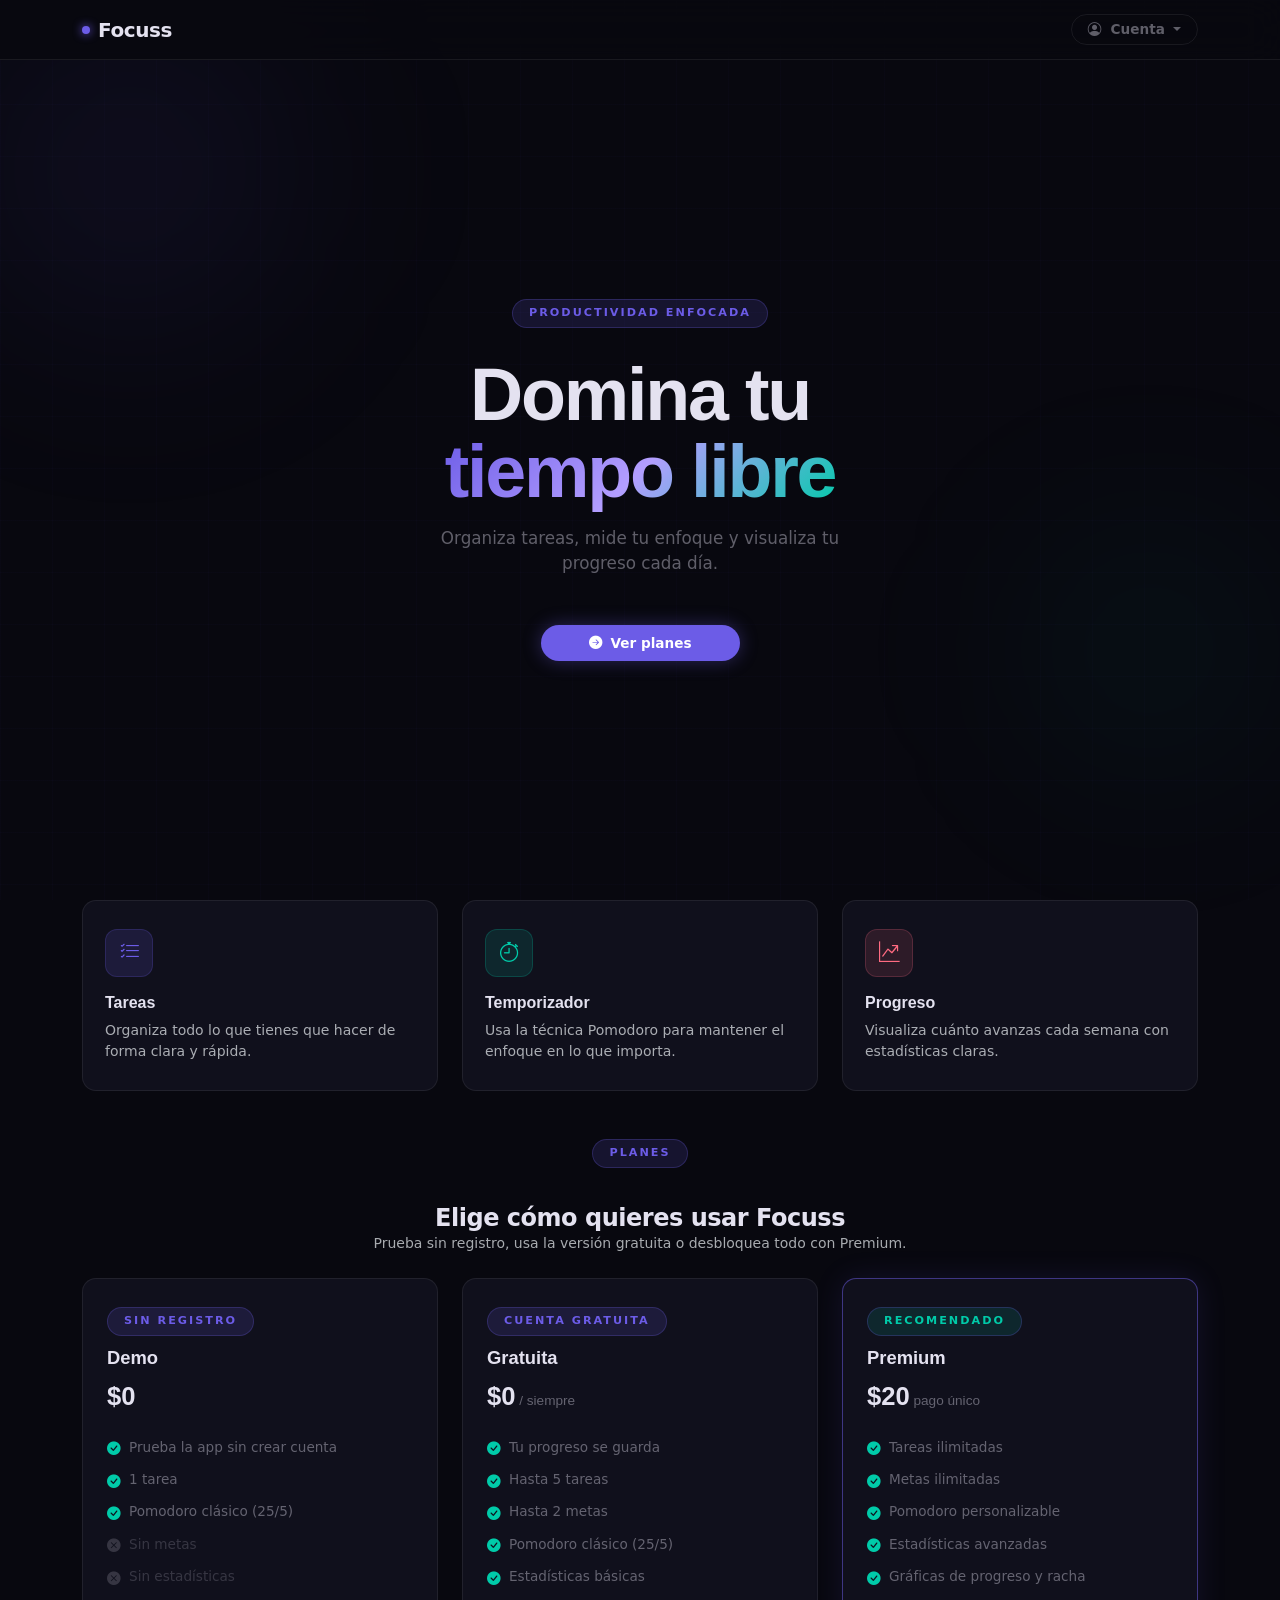
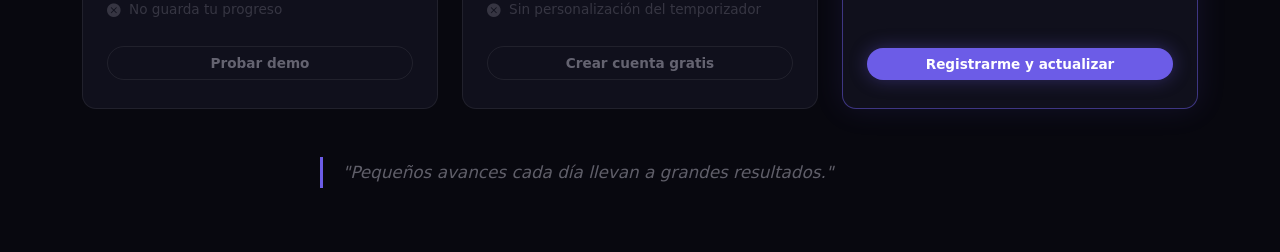
<file: app-frontend/index.html>
<!DOCTYPE html>
<html lang="es" data-bs-theme="dark">
<head>
<meta charset="UTF-8">
<meta name="viewport" content="width=device-width, initial-scale=1">
<title>Focuss — Domina tu tiempo</title>
<link href="https://cdn.jsdelivr.net/npm/bootstrap@5.3.0/dist/css/bootstrap.min.css" rel="stylesheet">
<link href="https://cdn.jsdelivr.net/npm/bootstrap-icons@1.11.3/font/bootstrap-icons.css" rel="stylesheet">
<link rel="stylesheet" href="css/styles.css">
<style>
html {
  scroll-behavior: smooth;
}

.hero-section {
  min-height: calc(100vh - 60px);
  display: flex;
  align-items: center;
  justify-content: center;
  text-align: center;
  padding: 60px 0;
}

.hero-tag {
  display: inline-block;
  font-size: 0.7rem;
  font-weight: 700;
  letter-spacing: 0.18em;
  text-transform: uppercase;
  color: var(--f-accent);
  background: var(--f-accent-soft);
  border: 1px solid rgba(108,92,231,0.25);
  padding: 5px 16px;
  border-radius: 40px;
  margin-bottom: 28px;
}

.hero-title {
  font-family: 'Syne', sans-serif;
  font-weight: 800;
  font-size: clamp(2.4rem, 7vw, 4.6rem);
  line-height: 1.05;
  letter-spacing: -0.03em;
}

.hero-title .gradient-text {
  background: linear-gradient(135deg, var(--f-accent), #b39eff, var(--f-green));
  -webkit-background-clip: text;
  -webkit-text-fill-color: transparent;
  background-clip: text;
}

.hero-sub {
  font-size: 1.05rem;
  color: var(--f-muted);
  max-width: 440px;
  margin: 0 auto;
}

.orb {
  position: fixed;
  border-radius: 50%;
  pointer-events: none;
  filter: blur(90px);
  z-index: 0;
}
.orb-purple {
  width: 500px; height: 500px;
  background: radial-gradient(circle, rgba(108,92,231,0.1), transparent 70%);
  top: -80px; left: -120px;
}
.orb-green {
  width: 380px; height: 380px;
  background: radial-gradient(circle, rgba(0,203,169,0.07), transparent 70%);
  bottom: 60px; right: -60px;
}

.feature-card {
  background: var(--f-surface);
  border: 1px solid var(--f-border);
  border-radius: var(--f-radius);
  padding: 28px 22px;
  transition: all 0.25s;
  height: 100%;
  position: relative;
  overflow: hidden;
}
.feature-card::after {
  content: '';
  position: absolute;
  inset: 0;
  background: linear-gradient(135deg, rgba(108,92,231,0.07), transparent);
  opacity: 0;
  transition: opacity 0.25s;
}
.feature-card:hover {
  border-color: rgba(108,92,231,0.35);
  transform: translateY(-5px);
  box-shadow: 0 20px 40px rgba(0,0,0,0.3), 0 0 30px rgba(108,92,231,0.1);
}
.feature-card:hover::after { opacity: 1; }

.feature-icon {
  width: 48px; height: 48px;
  border-radius: 12px;
  background: var(--f-accent-soft);
  border: 1px solid rgba(108,92,231,0.2);
  display: flex;
  align-items: center;
  justify-content: center;
  font-size: 1.3rem;
  color: var(--f-accent);
  margin-bottom: 16px;
}

.feature-card h5 {
  font-family: 'Syne', sans-serif;
  font-size: 1rem;
  font-weight: 700;
  margin-bottom: 8px;
}

.quote-section blockquote {
  font-size: 1.05rem;
  font-style: italic;
  color: var(--f-muted);
  border-left: 3px solid var(--f-accent);
  padding-left: 20px;
  line-height: 1.8;
}

.plan-card {
  background: var(--f-surface);
  border: 1px solid var(--f-border);
  border-radius: var(--f-radius);
  padding: 28px 24px;
  height: 100%;
  display: flex;
  flex-direction: column;
  transition: all 0.25s;
}
.plan-card:hover {
  border-color: rgba(108,92,231,0.35);
  transform: translateY(-5px);
}
.plan-card.plan-featured {
  border-color: rgba(108,92,231,0.5);
  box-shadow: 0 0 30px rgba(108,92,231,0.12);
}
.plan-name {
  font-family: 'Syne', sans-serif;
  font-weight: 700;
  font-size: 1.15rem;
}
.plan-price {
  font-family: 'Syne', sans-serif;
  font-weight: 800;
  font-size: 1.6rem;
  margin: 6px 0 16px;
}
.plan-price small {
  font-size: 0.85rem;
  font-weight: 500;
  color: var(--f-muted);
}
.plan-card ul {
  list-style: none;
  padding: 0;
  margin: 0 0 20px;
  flex-grow: 1;
}
.plan-card ul li {
  display: flex;
  align-items: flex-start;
  gap: 8px;
  font-size: 0.85rem;
  color: var(--f-muted);
  padding: 5px 0;
}
.plan-card ul li i { color: var(--f-green); margin-top: 2px; }
.plan-card ul li.disabled { opacity: 0.45; }
.plan-card ul li.disabled i { color: var(--f-muted); }
</style>
</head>
<body>

<div class="orb orb-purple"></div>
<div class="orb orb-green"></div>

<nav class="navbar navbar-dark sticky-top">
  <div class="container">
    <a class="navbar-brand" href="#">Focuss</a>
    <div class="d-flex align-items-center gap-2 ms-auto">
      <div class="dropdown">
        <button class="btn btn-outline-light btn-sm px-3 dropdown-toggle" data-bs-toggle="dropdown">
          <i class="bi bi-person-circle me-1"></i> Cuenta
        </button>
        <ul class="dropdown-menu dropdown-menu-end">
          <li><a class="dropdown-item" href="pages/login.html"><i class="bi bi-box-arrow-in-right me-2"></i>Iniciar sesión</a></li>
          <li><a class="dropdown-item" href="pages/registro.html"><i class="bi bi-person-plus me-2"></i>Registrarse</a></li>
        </ul>
      </div>
    </div>
  </div>
</nav>

<div class="page-content">

  <section class="hero-section">
    <div class="container fade-in">
      <span class="hero-tag">Productividad enfocada</span>
      <h1 class="hero-title mb-3">
        Domina tu<br><span class="gradient-text">tiempo libre</span>
      </h1>
      <p class="hero-sub mb-5">
        Organiza tareas, mide tu enfoque y visualiza tu progreso cada día.
      </p>
      <div class="d-flex gap-3 justify-content-center flex-wrap">
        <a href="#planes" class="btn btn-accent btn-lg px-5">
          <i class="bi bi-arrow-right-circle-fill me-2"></i>Ver planes
        </a>
      </div>
    </div>
  </section>

  <section class="container pb-5">
    <div class="row g-4 fade-in-1">
      <div class="col-md-4">
        <div class="feature-card">
          <div class="feature-icon"><i class="bi bi-list-check"></i></div>
          <h5>Tareas</h5>
          <p class="text-muted small mb-0">Organiza todo lo que tienes que hacer de forma clara y rápida.</p>
        </div>
      </div>
      <div class="col-md-4">
        <div class="feature-card">
          <div class="feature-icon" style="background:var(--f-green-soft);border-color:rgba(0,203,169,0.2);color:var(--f-green)">
            <i class="bi bi-stopwatch"></i>
          </div>
          <h5>Temporizador</h5>
          <p class="text-muted small mb-0">Usa la técnica Pomodoro para mantener el enfoque en lo que importa.</p>
        </div>
      </div>
      <div class="col-md-4">
        <div class="feature-card">
          <div class="feature-icon" style="background:var(--f-red-soft);border-color:rgba(255,107,129,0.2);color:var(--f-red)">
            <i class="bi bi-graph-up-arrow"></i>
          </div>
          <h5>Progreso</h5>
          <p class="text-muted small mb-0">Visualiza cuánto avanzas cada semana con estadísticas claras.</p>
        </div>
      </div>
    </div>
  </section>

  <section id="planes" class="container pb-5">
    <div class="text-center mb-4 fade-in-1">
      <span class="hero-tag">Planes</span>
      <h2 class="f-page-title mt-2">Elige cómo quieres usar Focuss</h2>
      <p class="text-muted small">Prueba sin registro, usa la versión gratuita o desbloquea todo con Premium.</p>
    </div>
    <div class="row g-4">
      <div class="col-md-4">
        <div class="plan-card fade-in-2">
          <span class="hero-tag mb-2" style="align-self:flex-start">Sin registro</span>
          <div class="plan-name">Demo</div>
          <div class="plan-price">$0</div>
          <ul>
            <li><i class="bi bi-check-circle-fill"></i>Prueba la app sin crear cuenta</li>
            <li><i class="bi bi-check-circle-fill"></i>1 tarea</li>
            <li><i class="bi bi-check-circle-fill"></i>Pomodoro clásico (25/5)</li>
            <li class="disabled"><i class="bi bi-x-circle-fill"></i>Sin metas</li>
            <li class="disabled"><i class="bi bi-x-circle-fill"></i>Sin estadísticas</li>
            <li class="disabled"><i class="bi bi-x-circle-fill"></i>No guarda tu progreso</li>
          </ul>
          <a href="pages/demo.html" class="btn btn-outline-light w-100">Probar demo</a>
        </div>
      </div>
      <div class="col-md-4">
        <div class="plan-card fade-in-3">
          <span class="hero-tag mb-2" style="align-self:flex-start">Cuenta gratuita</span>
          <div class="plan-name">Gratuita</div>
          <div class="plan-price">$0<small> / siempre</small></div>
          <ul>
            <li><i class="bi bi-check-circle-fill"></i>Tu progreso se guarda</li>
            <li><i class="bi bi-check-circle-fill"></i>Hasta 5 tareas</li>
            <li><i class="bi bi-check-circle-fill"></i>Hasta 2 metas</li>
            <li><i class="bi bi-check-circle-fill"></i>Pomodoro clásico (25/5)</li>
            <li><i class="bi bi-check-circle-fill"></i>Estadísticas básicas</li>
            <li class="disabled"><i class="bi bi-x-circle-fill"></i>Sin personalización del temporizador</li>
          </ul>
          <a href="pages/registro.html" class="btn btn-outline-light w-100">Crear cuenta gratis</a>
        </div>
      </div>
      <div class="col-md-4">
        <div class="plan-card plan-featured fade-in-4">
          <span class="hero-tag mb-2" style="align-self:flex-start;background:var(--f-green-soft);color:var(--f-green)">Recomendado</span>
          <div class="plan-name">Premium</div>
          <div class="plan-price">$20<small> pago único</small></div>
          <ul>
            <li><i class="bi bi-check-circle-fill"></i>Tareas ilimitadas</li>
            <li><i class="bi bi-check-circle-fill"></i>Metas ilimitadas</li>
            <li><i class="bi bi-check-circle-fill"></i>Pomodoro personalizable</li>
            <li><i class="bi bi-check-circle-fill"></i>Estadísticas avanzadas</li>
            <li><i class="bi bi-check-circle-fill"></i>Gráficas de progreso y racha</li>
          </ul>
          <a href="pages/registro.html" id="btnPlanPremium" class="btn btn-accent w-100">Empezar</a>
        </div>
      </div>
    </div>
  </section>

  <section class="container pb-5 fade-in-2">
    <div class="row justify-content-center">
      <div class="col-md-7 quote-section">
        <blockquote>
          "Pequeños avances cada día llevan a grandes resultados."
        </blockquote>
      </div>
    </div>
  </section>

</div>

<script src="https://cdn.jsdelivr.net/npm/bootstrap@5.3.0/dist/js/bootstrap.bundle.min.js"></script>
<script src="js/script.js"></script>
<script>
document.addEventListener("DOMContentLoaded", () => {
  const logged = localStorage.getItem("logged") === "true";
  const btnPremium = document.getElementById("btnPlanPremium");
  if (!btnPremium) return;

  if (logged && esPremium()) {
    btnPremium.textContent = "Ya eres Premium";
    btnPremium.href = "pages/perfil.html";
  } else if (logged) {
    btnPremium.textContent = "Actualizar a Premium";
    btnPremium.href = "pages/checkout.html";
  } else {
    btnPremium.textContent = "Registrarme y actualizar";
    btnPremium.href = "pages/registro.html";
  }
});
</script>
</body>
</html>
</file>
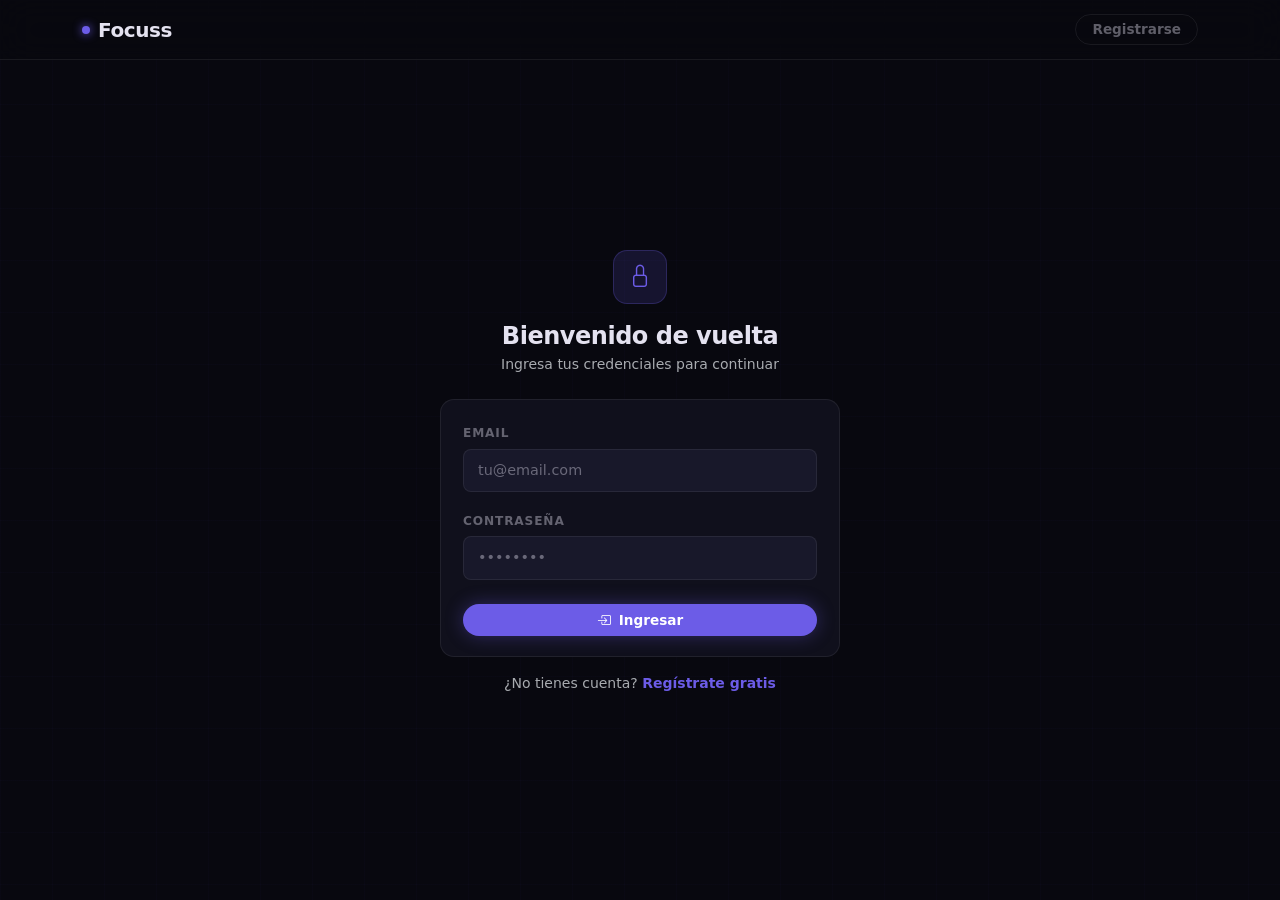
<file: app-frontend/pages/checkout.html>
<!DOCTYPE html>
<html lang="es" data-bs-theme="dark">
<head>
<meta charset="UTF-8">
<meta name="viewport" content="width=device-width, initial-scale=1">
<title>Actualizar a Premium — Focuss</title>
<link href="https://cdn.jsdelivr.net/npm/bootstrap@5.3.0/dist/css/bootstrap.min.css" rel="stylesheet">
<link href="https://cdn.jsdelivr.net/npm/bootstrap-icons@1.11.3/font/bootstrap-icons.css" rel="stylesheet">
<link rel="stylesheet" href="../css/styles.css">
<style>
.plan-summary {
  background: var(--f-surface);
  border: 1px solid var(--f-border);
  border-radius: var(--f-radius);
  padding: 20px;
}
.plan-summary li {
  display: flex;
  align-items: center;
  gap: 10px;
  padding: 6px 0;
  color: var(--f-muted);
  font-size: 0.9rem;
}
.plan-summary li i { color: var(--f-green); }
</style>
</head>
<body>

<nav class="navbar navbar-dark sticky-top">
  <div class="container">
    <a class="navbar-brand" href="../index.html">Focuss</a>
    <a href="perfil.html" class="btn btn-outline-light btn-sm px-3 ms-auto">
      <i class="bi bi-arrow-left me-1"></i>Volver al perfil
    </a>
  </div>
</nav>

<div class="page-content container py-4" style="max-width:520px">

  <div class="mb-4 text-center fade-in">
    <p class="f-section-label mb-1">Upgrade</p>
    <h2 class="f-page-title">Actualiza a Premium</h2>
    <p class="text-muted small">Tareas y metas ilimitadas, Pomodoro personalizable y estadísticas avanzadas.</p>
  </div>

  <div class="plan-summary mb-4 fade-in-1">
    <ul class="list-unstyled mb-0">
      <li><i class="bi bi-check-circle-fill"></i>Tareas y metas ilimitadas</li>
      <li><i class="bi bi-check-circle-fill"></i>Temporizador Pomodoro personalizable</li>
      <li><i class="bi bi-check-circle-fill"></i>Estadísticas avanzadas</li>
    </ul>
  </div>

  <div class="card fade-in-2">
    <div class="card-body">
      <p class="small text-muted mb-3">
        <i class="bi bi-info-circle me-1"></i>
        Este es un checkout simulado para fines académicos. No se procesa ningún pago real.
      </p>

      <div class="mb-3">
        <label class="form-label">Número de tarjeta</label>
        <input id="ckNumero" type="text" class="form-control" placeholder="4242 4242 4242 4242" maxlength="19">
      </div>
      <div class="row g-2 mb-3">
        <div class="col-7">
          <label class="form-label">Vencimiento</label>
          <input id="ckVencimiento" type="text" class="form-control" placeholder="MM/AA" maxlength="5">
        </div>
        <div class="col-5">
          <label class="form-label">CVC</label>
          <input id="ckCvc" type="text" class="form-control" placeholder="123" maxlength="3">
        </div>
      </div>
      <div class="mb-4">
        <label class="form-label">Nombre en la tarjeta</label>
        <input id="ckNombre" type="text" class="form-control" placeholder="Como aparece en la tarjeta">
      </div>

      <div class="d-flex justify-content-between align-items-center mb-3 pt-2" style="border-top:1px solid var(--f-border)">
        <span class="small text-muted">Total a pagar</span>
        <span class="fw-600" style="font-family:'Syne',sans-serif;font-size:1.1rem">$20.00 <small class="text-muted" style="font-size:0.7rem">USD · pago único</small></span>
      </div>

      <button class="btn btn-accent w-100" id="btnConfirmar" onclick="confirmarPago()">
        <i class="bi bi-lock-fill me-2"></i>Confirmar pago
      </button>
      <div id="ckError" class="small text-center mt-2" style="color:var(--f-red);display:none"></div>
    </div>
  </div>

</div>

<script src="https://cdn.jsdelivr.net/npm/bootstrap@5.3.0/dist/js/bootstrap.bundle.min.js"></script>
<script src="../js/script.js"></script>
<script>
checkAuth();

async function confirmarPago() {
  const numero      = document.getElementById("ckNumero").value.trim();
  const vencimiento  = document.getElementById("ckVencimiento").value.trim();
  const cvc          = document.getElementById("ckCvc").value.trim();
  const nombre        = document.getElementById("ckNombre").value.trim();
  const errorEl       = document.getElementById("ckError");
  const boton         = document.getElementById("btnConfirmar");

  if (!numero || !vencimiento || !cvc || !nombre) {
    errorEl.textContent = "Completa todos los campos para continuar.";
    errorEl.style.display = "block";
    return;
  }

  errorEl.style.display = "none";
  boton.disabled = true;
  boton.innerHTML = '<span class="spinner-border spinner-border-sm me-2"></span>Procesando...';

  const ok = await actualizarAPremium();

  if (ok) {
    window.location.href = "perfil.html";
  } else {
    errorEl.textContent = "No se pudo actualizar la cuenta. Intenta de nuevo.";
    errorEl.style.display = "block";
    boton.disabled = false;
    boton.innerHTML = '<i class="bi bi-lock-fill me-2"></i>Confirmar pago';
  }
}
</script>
</body>
</html>
</file>
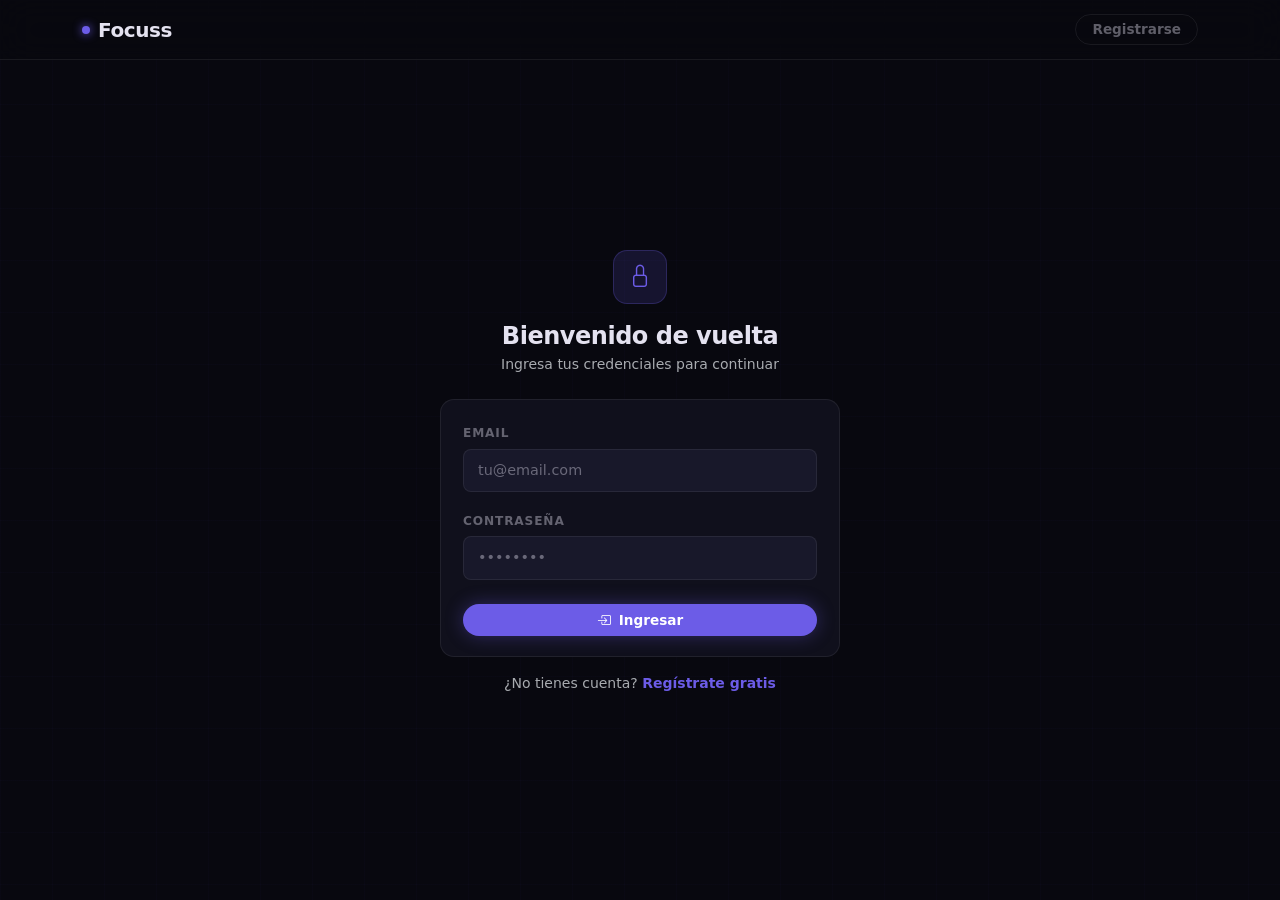
<file: app-frontend/pages/dashboard.html>
<!DOCTYPE html>
<html lang="es" data-bs-theme="dark">
<head>
<meta charset="UTF-8">
<meta name="viewport" content="width=device-width, initial-scale=1">
<title>Dashboard — Focuss</title>
<link href="https://cdn.jsdelivr.net/npm/bootstrap@5.3.0/dist/css/bootstrap.min.css" rel="stylesheet">
<link href="https://cdn.jsdelivr.net/npm/bootstrap-icons@1.11.3/font/bootstrap-icons.css" rel="stylesheet">
<link rel="stylesheet" href="../css/styles.css">
<style>
.quick-link {
  display: flex;
  align-items: center;
  gap: 14px;
  padding: 16px 18px;
  background: var(--f-surface);
  border: 1px solid var(--f-border);
  border-radius: var(--f-radius);
  text-decoration: none;
  color: var(--bs-body-color);
  transition: all 0.2s;
}
.quick-link:hover {
  border-color: rgba(108,92,231,0.35);
  background: var(--f-surface2);
  transform: translateX(4px);
  color: var(--bs-body-color);
}
.ql-icon {
  width: 40px; height: 40px;
  border-radius: 10px;
  display: flex; align-items: center; justify-content: center;
  font-size: 1.1rem;
  flex-shrink: 0;
}
.ql-sub { font-size: 0.75rem; color: var(--f-muted); }
</style>
</head>
<body>

<nav class="navbar navbar-dark sticky-top">
  <div class="container">
    <a class="navbar-brand" href="../index.html">Focuss</a>
    <div class="d-flex gap-2 ms-auto">
      <a href="perfil.html" class="btn btn-outline-light btn-sm px-3">
        <i class="bi bi-person me-1"></i>Perfil
      </a>
      <button class="btn-ghost-danger btn-sm" onclick="logout()">
        <i class="bi bi-box-arrow-right me-1"></i>Salir
      </button>
    </div>
  </div>
</nav>

<div class="page-content container py-4" style="max-width:900px">

  <div class="mb-4 fade-in">
    <p class="f-section-label mb-1">Panel principal</p>
    <h2 class="f-page-title">Hola, <span id="dashNombre">Usuario</span> 👋</h2>
  </div>

  <div class="row g-3 mb-4 fade-in-1">
    <div class="col-6 col-md-3">
      <div class="stat-card">
        <div class="stat-label">Horas de enfoque</div>
        <div class="stat-value" style="color:var(--f-accent)">5<span style="font-size:1.1rem">h</span></div>
        <div class="progress mt-2" style="height:4px">
          <div class="progress-bar bg-accent" style="width:62%"></div>
        </div>
      </div>
    </div>
    <div class="col-6 col-md-3">
      <div class="stat-card">
        <div class="stat-label">Tareas pendientes</div>
        <div class="stat-value" id="statPendientes">—</div>
      </div>
    </div>
    <div class="col-6 col-md-3">
      <div class="stat-card">
        <div class="stat-label">Racha actual</div>
        <div class="stat-value" style="color:var(--f-green)">4<span style="font-size:1.1rem">d</span></div>
      </div>
    </div>
    <div class="col-6 col-md-3">
      <div class="stat-card">
        <div class="stat-label">Completadas</div>
        <div class="stat-value" id="statCompletadas">—</div>
      </div>
    </div>
  </div>

  <p class="f-section-label mb-2 fade-in-2">Accesos rápidos</p>
  <div class="row g-3 mb-4 fade-in-2">
    <div class="col-md-6">
      <a href="tareas.html" class="quick-link">
        <div class="ql-icon" style="background:var(--f-accent-soft);color:var(--f-accent)"><i class="bi bi-list-check"></i></div>
        <div>
          <div class="fw-600">Tareas</div>
          <div class="ql-sub" id="qlTareasSub">Cargando...</div>
        </div>
        <i class="bi bi-chevron-right ms-auto text-muted"></i>
      </a>
    </div>
    <div class="col-md-6">
      <a href="timer.html" class="quick-link">
        <div class="ql-icon" style="background:var(--f-green-soft);color:var(--f-green)"><i class="bi bi-stopwatch"></i></div>
        <div>
          <div class="fw-600">Temporizador</div>
          <div class="ql-sub">Iniciar sesión Pomodoro</div>
        </div>
        <i class="bi bi-chevron-right ms-auto text-muted"></i>
      </a>
    </div>
    <div class="col-md-6">
      <a href="estadisticas.html" class="quick-link">
        <div class="ql-icon" style="background:rgba(96,165,250,0.1);color:#60a5fa"><i class="bi bi-graph-up-arrow"></i></div>
        <div>
          <div class="fw-600">Estadísticas</div>
          <div class="ql-sub">Ver progreso semanal</div>
        </div>
        <i class="bi bi-chevron-right ms-auto text-muted"></i>
      </a>
    </div>
    <div class="col-md-6">
      <a href="metas.html" class="quick-link">
        <div class="ql-icon" style="background:var(--f-red-soft);color:var(--f-red)"><i class="bi bi-trophy"></i></div>
        <div>
          <div class="fw-600">Metas</div>
          <div class="ql-sub">40% completado</div>
        </div>
        <i class="bi bi-chevron-right ms-auto text-muted"></i>
      </a>
    </div>
  </div>

  <p class="f-section-label mb-2 fade-in-3">Tareas recientes</p>
  <div class="card fade-in-3">
    <div id="recentTasksContainer">
      <div id="noTasksMsg" class="text-center text-muted py-4 small">
        No hay tareas. <a href="tareas.html" style="color:var(--f-accent)">Agrega una</a>
      </div>
    </div>
  </div>

</div>

<script src="https://cdn.jsdelivr.net/npm/bootstrap@5.3.0/dist/js/bootstrap.bundle.min.js"></script>
<script src="../js/script.js"></script>
<script>
checkAuth();

document.addEventListener("DOMContentLoaded", async () => {
  const usuario = getUsuarioActual();
  if (usuario) {
    document.getElementById("dashNombre").textContent = usuario.nombre.split(" ")[0];
  }

  const tareas      = await cargarTareas();
  const pendientes  = tareas.filter(t => !t.done).length;
  const completadas = tareas.filter(t => t.done).length;

  document.getElementById("statPendientes").textContent  = pendientes;
  document.getElementById("statCompletadas").textContent = completadas;
  document.getElementById("qlTareasSub").textContent     = `${pendientes} pendiente${pendientes !== 1 ? 's' : ''}`;

  const container = document.getElementById("recentTasksContainer");
  const noMsg     = document.getElementById("noTasksMsg");

  if (tareas.length > 0) {
    noMsg && noMsg.remove();
    const ul = document.createElement("ul");
    ul.className = "list-group list-group-flush";
    tareas.slice(0, 5).forEach(t => {
      const li = document.createElement("li");
      li.className = "list-group-item d-flex align-items-center gap-3 px-3";

      const checkbox = document.createElement("input");
      checkbox.type = "checkbox";
      checkbox.className = "form-check-input mt-0";
      checkbox.checked = t.done;

      const nombre = document.createElement("span");
      nombre.className = `flex-grow-1 ${t.done ? 'text-decoration-line-through text-muted' : ''}`;
      nombre.textContent = t.nombre;

      const badge = document.createElement("span");
      badge.className = "badge-f-accent";
      badge.textContent = `${t.tiempo} min`;

      li.append(checkbox, nombre, badge);
      ul.appendChild(li);
    });
    container.appendChild(ul);
  }
});
</script>
</body>
</html>
</file>
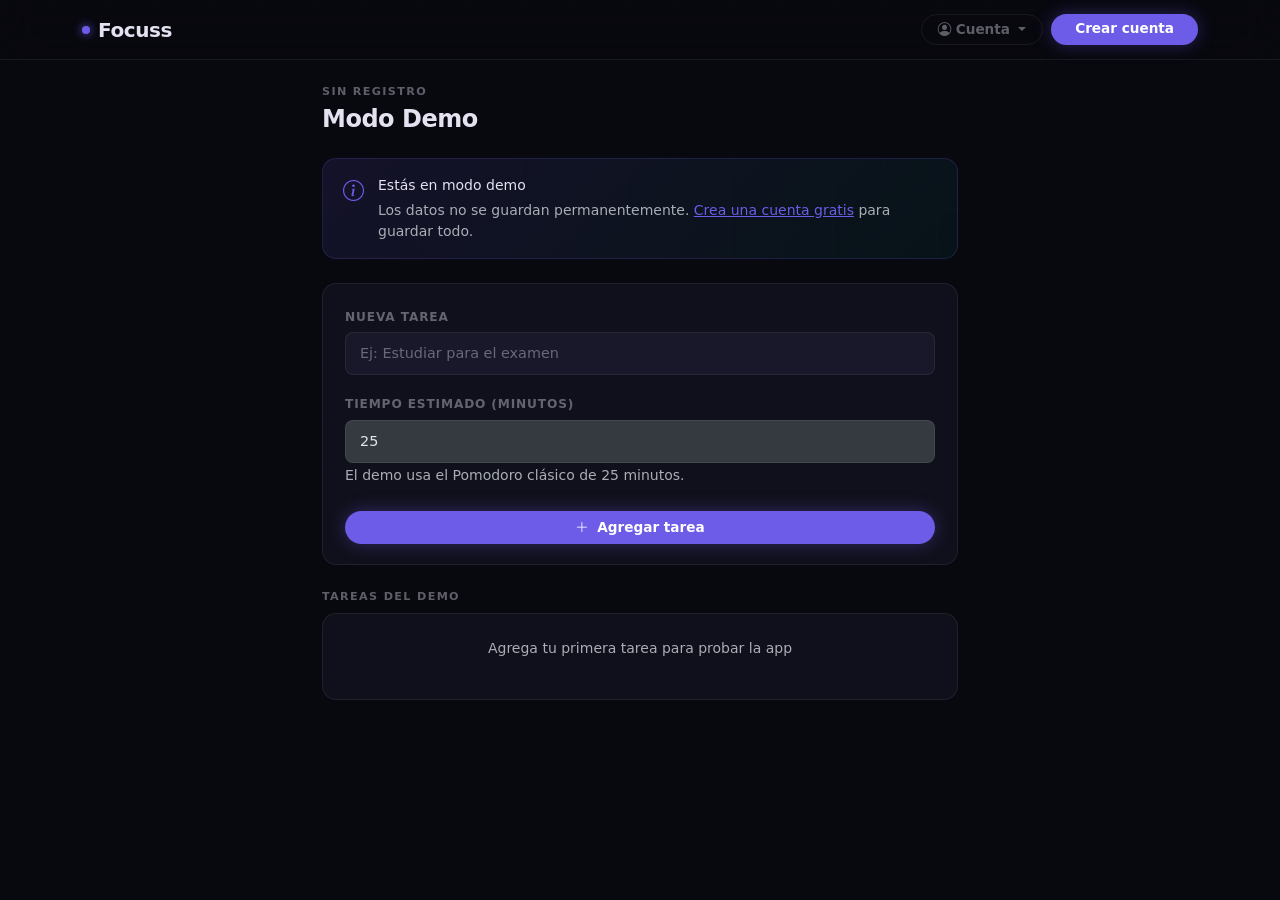
<file: app-frontend/pages/demo.html>
<!DOCTYPE html>
<html lang="es" data-bs-theme="dark">
<head>
<meta charset="UTF-8">
<meta name="viewport" content="width=device-width, initial-scale=1">
<title>Demo — Focuss</title>
<link href="https://cdn.jsdelivr.net/npm/bootstrap@5.3.0/dist/css/bootstrap.min.css" rel="stylesheet">
<link href="https://cdn.jsdelivr.net/npm/bootstrap-icons@1.11.3/font/bootstrap-icons.css" rel="stylesheet">
<link rel="stylesheet" href="../css/styles.css">
<style>
.demo-banner {
  background: linear-gradient(135deg, rgba(108,92,231,0.12), rgba(0,203,169,0.06));
  border: 1px solid rgba(108,92,231,0.2);
  border-radius: var(--f-radius);
  padding: 16px 20px;
  display: flex;
  align-items: flex-start;
  gap: 14px;
}
.demo-banner i { color: var(--f-accent); font-size: 1.3rem; flex-shrink:0; margin-top:2px; }
</style>
</head>
<body>

<nav class="navbar navbar-dark sticky-top">
  <div class="container">
    <a class="navbar-brand" href="../index.html">Focuss</a>
    <div class="d-flex gap-2 ms-auto">
      <div class="dropdown">
        <button class="btn btn-outline-light btn-sm px-3 dropdown-toggle" data-bs-toggle="dropdown">
          <i class="bi bi-person-circle me-1"></i>Cuenta
        </button>
        <ul class="dropdown-menu dropdown-menu-end">
          <li><a class="dropdown-item" href="login.html"><i class="bi bi-box-arrow-in-right me-2"></i>Iniciar sesión</a></li>
          <li><a class="dropdown-item" href="registro.html"><i class="bi bi-person-plus me-2"></i>Registrarse</a></li>
        </ul>
      </div>
      <a href="registro.html" class="btn btn-accent btn-sm px-4">Crear cuenta</a>
    </div>
  </div>
</nav>

<div class="page-content container py-4" style="max-width:660px">

  <div class="mb-4 fade-in">
    <p class="f-section-label mb-1">Sin registro</p>
    <h2 class="f-page-title">Modo Demo</h2>
  </div>

  <div class="demo-banner mb-4 fade-in-1">
    <i class="bi bi-info-circle"></i>
    <div>
      <div class="small fw-600 mb-1">Estás en modo demo</div>
      <div class="small text-muted">Los datos no se guardan permanentemente.
        <a href="registro.html" style="color:var(--f-accent)">Crea una cuenta gratis</a> para guardar todo.
      </div>
    </div>
  </div>

  <div class="card mb-4 fade-in-2">
    <div class="card-body">
      <div class="mb-3">
        <label class="form-label">Nueva tarea</label>
        <input id="inputTarea" type="text" class="form-control" placeholder="Ej: Estudiar para el examen">
      </div>
      <div class="mb-4">
        <label class="form-label">Tiempo estimado (minutos)</label>
        <input id="inputTiempo" type="number" class="form-control" value="25" min="1" disabled>
        <small class="text-muted">El demo usa el Pomodoro clásico de 25 minutos.</small>
      </div>
      <button class="btn btn-accent w-100" onclick="agregarTarea()">
        <i class="bi bi-plus-lg me-2"></i>Agregar tarea
      </button>
    </div>
  </div>

  <div id="limiteBanner" style="display:none" class="mb-4 fade-in">
    <div style="background:linear-gradient(135deg,rgba(108,92,231,0.12),rgba(0,203,169,0.06));border:1px solid rgba(108,92,231,0.25);border-radius:var(--f-radius);padding:18px 20px;display:flex;align-items:flex-start;gap:14px">
      <i class="bi bi-lock-fill" style="color:var(--f-accent);font-size:1.3rem;flex-shrink:0;margin-top:2px"></i>
      <div class="flex-grow-1">
        <div class="small fw-bold mb-1">Límite del modo demo alcanzado</div>
        <div class="small text-muted mb-3">El demo solo permite 1 tarea. Crea una cuenta gratis para agregar hasta 5 tareas y guardar tu progreso.</div>
        <div class="d-flex gap-2 flex-wrap">
          <a href="registro.html" class="btn btn-accent btn-sm px-4">
            <i class="bi bi-person-plus me-1"></i>Crear cuenta gratis
          </a>
          <a href="login.html" class="btn btn-outline-light btn-sm px-3">
            Ya tengo cuenta
          </a>
        </div>
      </div>
      <button onclick="document.getElementById('limiteBanner').style.display='none'" style="background:none;border:none;color:var(--f-muted);font-size:1.1rem;cursor:pointer;padding:0;line-height:1">
        <i class="bi bi-x"></i>
      </button>
    </div>
  </div>

  <div class="fade-in-3">
    <p class="f-section-label mb-2">Tareas del demo</p>
    <div class="card">
      <div id="listaTareas">
        <p id="demoEmpty" class="text-center text-muted small py-4">
          Agrega tu primera tarea para probar la app
        </p>
      </div>
    </div>
  </div>

</div>

<script src="https://cdn.jsdelivr.net/npm/bootstrap@5.3.0/dist/js/bootstrap.bundle.min.js"></script>
<script src="../js/script.js"></script>
<script>
const DEMO_KEY = "demo_tareas";
const getDemo = () => JSON.parse(sessionStorage.getItem(DEMO_KEY)) || [];
const saveDemoT = t => sessionStorage.setItem(DEMO_KEY, JSON.stringify(t));

function renderDemo() {
  const lista = document.getElementById("listaTareas");
  const empty = document.getElementById("demoEmpty");
  const tareas = getDemo();
  lista.querySelectorAll("ul").forEach(el => el.remove());
  if (!tareas.length) { empty && (empty.style.display = ""); return; }
  empty && (empty.style.display = "none");
  const ul = document.createElement("ul");
  ul.className = "list-group list-group-flush";
  tareas.forEach((t, i) => {
    const li = document.createElement("li");
    li.className = "list-group-item d-flex align-items-center gap-3 px-3";

    const checkbox = document.createElement("input");
    checkbox.type = "checkbox";
    checkbox.className = "form-check-input mt-0";

    const nombre = document.createElement("span");
    nombre.className = "flex-grow-1";
    nombre.textContent = t.nombre;

    const badge = document.createElement("span");
    badge.className = "badge-f-accent me-1";
    badge.textContent = `${t.tiempo} min`;

    const btnStart = document.createElement("button");
    btnStart.className = "btn btn-sm";
    btnStart.style.cssText = "background:var(--f-green-soft);border:1px solid rgba(0,203,169,0.2);color:var(--f-green);border-radius:8px;padding:4px 10px";
    btnStart.title = "Iniciar timer";
    btnStart.innerHTML = '<i class="bi bi-play-fill"></i>';
    btnStart.addEventListener("click", () => iniciarDemo(i));

    const btnDelete = document.createElement("button");
    btnDelete.className = "btn btn-sm";
    btnDelete.style.cssText = "background:var(--f-red-soft);border:1px solid rgba(255,107,129,0.2);color:var(--f-red);border-radius:8px;padding:4px 10px";
    btnDelete.innerHTML = '<i class="bi bi-trash"></i>';
    btnDelete.addEventListener("click", () => eliminarDemo(i));

    li.append(checkbox, nombre, badge, btnStart, btnDelete);
    ul.appendChild(li);
  });
  lista.appendChild(ul);
}

function eliminarDemo(i) {
  let t = getDemo(); t.splice(i, 1); saveDemoT(t); renderDemo();
}

function iniciarDemo(i) {
  const tareas = getDemo();
  const tarea = tareas[i];
  if (!tarea) return;
  sessionStorage.setItem("demoTareaActiva", JSON.stringify(tarea));
  window.location.href = "timer.html";
}

window.agregarTarea = function() {
  const input = document.getElementById("inputTarea");
  const inputT = document.getElementById("inputTiempo");
  const text = input.value.trim();
  if (!text) { alert("Escribe una tarea"); return; }
  let tareas = getDemo();
  if (tareas.length >= 1) {
    document.getElementById("limiteBanner").style.display = "flex";
    return;
  }
  tareas.push({ nombre: text, tiempo: 25 });
  saveDemoT(tareas);
  input.value = ""; inputT.value = 25;
  renderDemo();
};

document.addEventListener("DOMContentLoaded", renderDemo);
</script>
</body>
</html>
</file>
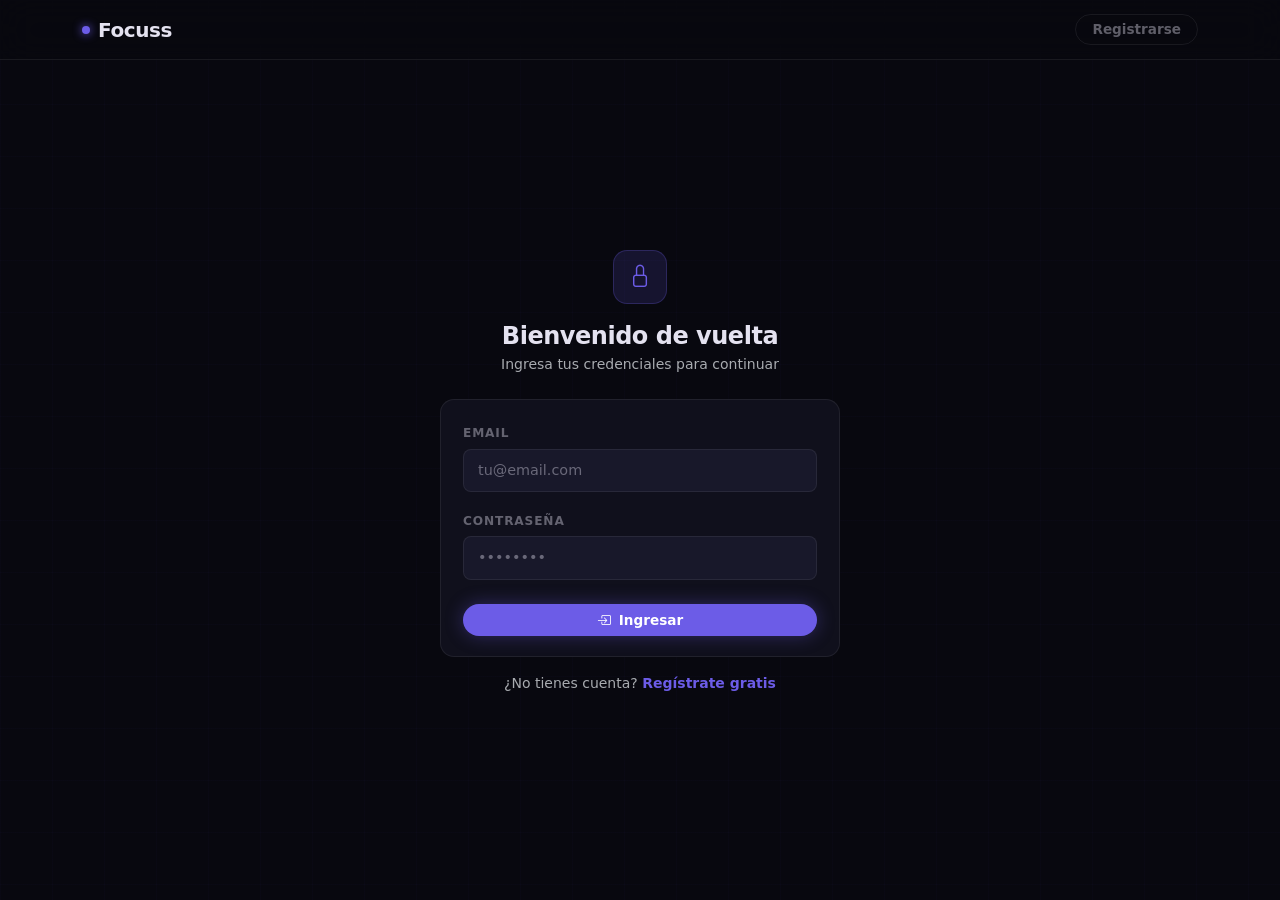
<file: app-frontend/pages/estadisticas.html>
<!DOCTYPE html>
<html lang="es" data-bs-theme="dark">
<head>
<meta charset="UTF-8">
<meta name="viewport" content="width=device-width, initial-scale=1">
<title>Estadísticas — Focuss</title>
<link href="https://cdn.jsdelivr.net/npm/bootstrap@5.3.0/dist/css/bootstrap.min.css" rel="stylesheet">
<link href="https://cdn.jsdelivr.net/npm/bootstrap-icons@1.11.3/font/bootstrap-icons.css" rel="stylesheet">
<link rel="stylesheet" href="../css/styles.css">
<style>
.bar-chart-wrap {
  display: flex;
  align-items: flex-end;
  gap: 10px;
  height: 110px;
  padding: 0 4px;
}
.bar-col {
  flex: 1;
  display: flex;
  flex-direction: column;
  align-items: center;
  justify-content: flex-end;
  gap: 6px;
  height: 100%;
}
.bar {
  width: 100%;
  border-radius: 6px 6px 0 0;
  background: linear-gradient(180deg, var(--f-accent), rgba(108,92,231,0.35));
  min-height: 4px;
  transition: height 0.6s ease;
}
.bar.today { background: linear-gradient(180deg, var(--f-green), rgba(0,203,169,0.35)); }
.bar-day { font-size: 0.66rem; color: var(--f-muted); font-family: 'Syne', sans-serif; }

.streak-grid {
  display: flex;
  flex-wrap: wrap;
  gap: 6px;
}
.streak-dot {
  width: 28px; height: 28px;
  border-radius: 7px;
  display: flex; align-items: center; justify-content: center;
  font-size: 0.62rem;
  font-family: 'Syne', sans-serif;
  font-weight: 700;
  border: 1px solid var(--f-border);
  background: var(--f-surface2);
  color: var(--f-muted);
}
.streak-dot.done {
  background: var(--f-accent-soft);
  border-color: rgba(108,92,231,0.3);
  color: var(--f-accent);
}
.streak-dot.today {
  background: var(--f-green-soft);
  border-color: rgba(0,203,169,0.3);
  color: var(--f-green);
}
</style>
</head>
<body>

<nav class="navbar navbar-dark sticky-top">
  <div class="container">
    <a class="navbar-brand" href="../index.html">Focuss</a>
    <a href="dashboard.html" class="btn btn-outline-light btn-sm px-3 ms-auto">
      <i class="bi bi-grid me-1"></i>Dashboard
    </a>
  </div>
</nav>

<div class="page-content container py-4" style="max-width:800px">

  <div class="mb-4 fade-in">
    <p class="f-section-label mb-1">Análisis</p>
    <h2 class="f-page-title">Estadísticas</h2>
  </div>

  <div class="row g-3 mb-4 fade-in-1">
    <div class="col-6 col-md-3">
      <div class="stat-card">
        <div class="stat-label">Esta semana</div>
        <div class="stat-value" style="color:var(--f-accent)">5<small style="font-size:1rem">h</small></div>
        <div class="small mt-1" style="color:var(--f-green)"><i class="bi bi-arrow-up-short"></i>+12%</div>
      </div>
    </div>
    <div class="col-6 col-md-3">
      <div class="stat-card">
        <div class="stat-label">Completadas</div>
        <div class="stat-value">8</div>
        <div class="small mt-1 text-muted">de 11 totales</div>
      </div>
    </div>
    <div class="col-6 col-md-3">
      <div class="stat-card">
        <div class="stat-label">Promedio</div>
        <div class="stat-value" style="color:var(--f-green)">42<small style="font-size:1rem">m</small></div>
      </div>
    </div>
    <div class="col-6 col-md-3">
      <div class="stat-card">
        <div class="stat-label">Racha</div>
        <div class="stat-value" style="color:#facc15">4<small style="font-size:1rem">d</small></div>
      </div>
    </div>
  </div>

  <div id="estadisticasAvanzadas">
    <div class="row g-3 mb-4">
      <div class="col-12 fade-in-2">
        <p class="f-section-label mb-2">Horas por día</p>
        <div class="card">
          <div class="card-body">
            <div class="bar-chart-wrap" id="barChart"></div>
          </div>
        </div>
      </div>
    </div>

    <div class="row g-3 mb-4">
      <div class="col-12 fade-in-3">
        <p class="f-section-label mb-2">Metas semanales</p>
        <div class="card">
          <div class="card-body">
            <div class="mb-3">
              <div class="d-flex justify-content-between mb-1">
                <span class="small">Horas de estudio</span>
                <span class="small" style="color:var(--f-accent);font-family:'Syne',sans-serif">5 / 8h</span>
              </div>
              <div class="progress"><div class="progress-bar bg-accent" style="width:62%"></div></div>
            </div>
            <div class="mb-3">
              <div class="d-flex justify-content-between mb-1">
                <span class="small">Tareas completadas</span>
                <span class="small" style="color:var(--f-green);font-family:'Syne',sans-serif">8 / 11</span>
              </div>
              <div class="progress"><div class="progress-bar bg-green" style="width:72%"></div></div>
            </div>
            <div>
              <div class="d-flex justify-content-between mb-1">
                <span class="small">Sesiones Pomodoro</span>
                <span class="small text-muted" style="font-family:'Syne',sans-serif">6 / 20</span>
              </div>
              <div class="progress"><div class="progress-bar bg-red" style="width:30%"></div></div>
            </div>
          </div>
        </div>
      </div>
    </div>

    <div class="fade-in-4">
      <p class="f-section-label mb-2">Racha del mes</p>
      <div class="card">
        <div class="card-body">
          <div class="streak-grid" id="streakGrid"></div>
        </div>
      </div>
    </div>
  </div>

  <div id="estadisticasUpsell" style="display:none" class="text-center py-4 fade-in-2">
    <i class="bi bi-lock-fill fs-2 d-block mb-2" style="color:var(--f-accent)"></i>
    <p class="fw-600 mb-1">Estadísticas avanzadas</p>
    <p class="text-muted small mb-3">Las gráficas de progreso, metas semanales y racha del mes son parte del plan Premium.</p>
    <a href="checkout.html" class="btn btn-accent btn-sm px-4">Actualizar a Premium</a>
  </div>

</div>

<script src="https://cdn.jsdelivr.net/npm/bootstrap@5.3.0/dist/js/bootstrap.bundle.min.js"></script>
<script src="../js/script.js"></script>
<script>
checkAuth();

if (!esPremium()) {
  document.getElementById("estadisticasAvanzadas").style.display = "none";
  document.getElementById("estadisticasUpsell").style.display = "block";
}
</script>
<script>
const days  = ["Lun","Mar","Mié","Jue","Vie","Sáb","Hoy"];
const hours = [1.5, 0, 2, 0.5, 1, 0, 5];
const maxH  = Math.max(...hours);
const chart = document.getElementById("barChart");
days.forEach((d, i) => {
  const pct = maxH > 0 ? (hours[i] / maxH) * 100 : 4;
  const col = document.createElement("div");
  col.className = "bar-col";
  col.innerHTML = `<div class="bar ${i===6?'today':''}" style="height:${Math.max(pct,4)}%"></div><span class="bar-day">${d}</span>`;
  chart.appendChild(col);
});

const grid = document.getElementById("streakGrid");
const done = [1,2,4,5,7,8,9,11,12,13,14];
for (let i = 1; i <= 30; i++) {
  const dot = document.createElement("div");
  dot.className = `streak-dot ${i===14?'today':done.includes(i)&&i<15?'done':''}`;
  dot.textContent = i;
  grid.appendChild(dot);
}
</script>
</body>
</html>
</file>
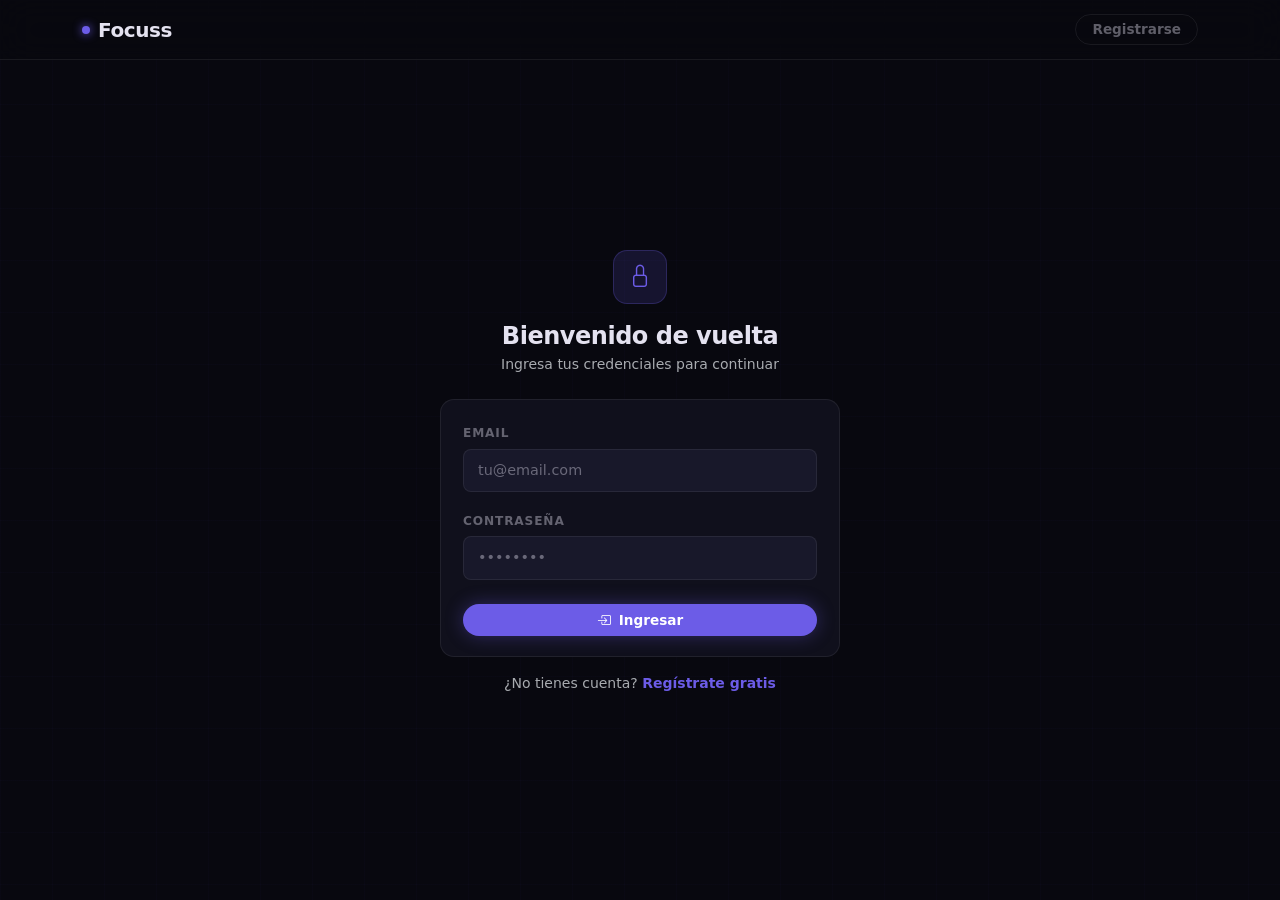
<file: app-frontend/pages/login.html>
<!DOCTYPE html>
<html lang="es" data-bs-theme="dark">
<head>
<meta charset="UTF-8">
<meta name="viewport" content="width=device-width, initial-scale=1">
<title>Login — Focuss</title>
<link href="https://cdn.jsdelivr.net/npm/bootstrap@5.3.0/dist/css/bootstrap.min.css" rel="stylesheet">
<link href="https://cdn.jsdelivr.net/npm/bootstrap-icons@1.11.3/font/bootstrap-icons.css" rel="stylesheet">
<link rel="stylesheet" href="../css/styles.css">
<style>
.auth-wrapper {
  min-height: calc(100vh - 60px);
  display: flex;
  align-items: center;
  justify-content: center;
  padding: 40px 16px;
}
.auth-card {
  width: 100%;
  max-width: 400px;
}
.auth-icon {
  width: 54px; height: 54px;
  border-radius: 14px;
  background: var(--f-accent-soft);
  border: 1px solid rgba(108,92,231,0.25);
  display: flex; align-items: center; justify-content: center;
  font-size: 1.4rem;
  color: var(--f-accent);
  margin: 0 auto 18px;
}
</style>
</head>
<body>

<nav class="navbar navbar-dark sticky-top">
  <div class="container">
    <a class="navbar-brand" href="../index.html">Focuss</a>
    <a href="registro.html" class="btn btn-outline-light btn-sm px-3 ms-auto">Registrarse</a>
  </div>
</nav>

<div class="page-content auth-wrapper">
  <div class="auth-card fade-in">

    <div class="text-center mb-4">
      <div class="auth-icon"><i class="bi bi-lock"></i></div>
      <h2 class="f-page-title">Bienvenido de vuelta</h2>
      <p class="text-muted small mt-1">Ingresa tus credenciales para continuar</p>
    </div>

    <div class="card">
      <div class="card-body">
        <div class="mb-3">
          <label class="form-label">Email</label>
          <input id="loginEmail" type="email" class="form-control" placeholder="tu@email.com" autocomplete="email">
          <div class="field-error" id="errorLoginEmail">Ingresa un email válido</div>
        </div>
        <div class="mb-4">
          <label class="form-label">Contraseña</label>
          <input id="loginPassword" type="password" class="form-control" placeholder="••••••••" autocomplete="current-password">
          <div class="field-error" id="errorLoginPassword">La contraseña no puede estar vacía</div>
        </div>
        <button class="btn btn-accent w-100" onclick="loginValidado()">
          <i class="bi bi-box-arrow-in-right me-2"></i>Ingresar
        </button>
      </div>
    </div>

    <p class="text-center text-muted small mt-3">
      ¿No tienes cuenta?
      <a href="registro.html" class="text-decoration-none" style="color:var(--f-accent);font-weight:600">Regístrate gratis</a>
    </p>

  </div>
</div>

<script src="https://cdn.jsdelivr.net/npm/bootstrap@5.3.0/dist/js/bootstrap.bundle.min.js"></script>
<script src="../js/script.js"></script>
<script>
function setFieldState(inputId, errorId, valid, msg) {
  const input = document.getElementById(inputId);
  const error = document.getElementById(errorId);
  input.classList.toggle("is-invalid", !valid);
  input.classList.toggle("is-valid", valid);
  if (msg) error.textContent = msg;
  error.classList.toggle("visible", !valid);
}

function loginValidado() {
  const email    = document.getElementById("loginEmail").value.trim();
  const password = document.getElementById("loginPassword").value;
  const emailOk  = /^[^\s@]+@[^\s@]+\.[^\s@]+$/.test(email);
  const passOk   = password.length > 0;

  setFieldState("loginEmail",    "errorLoginEmail",    emailOk, "Ingresa un email válido");
  setFieldState("loginPassword", "errorLoginPassword", passOk,  "La contraseña no puede estar vacía");

  if (emailOk && passOk) login();
}

document.getElementById("loginEmail").addEventListener("input", function() {
  const ok = /^[^\s@]+@[^\s@]+\.[^\s@]+$/.test(this.value.trim());
  setFieldState("loginEmail", "errorLoginEmail", ok, "Ingresa un email válido");
});

document.getElementById("loginPassword").addEventListener("input", function() {
  setFieldState("loginPassword", "errorLoginPassword", this.value.length > 0, "La contraseña no puede estar vacía");
});
</script>
</body>
</html>
</file>
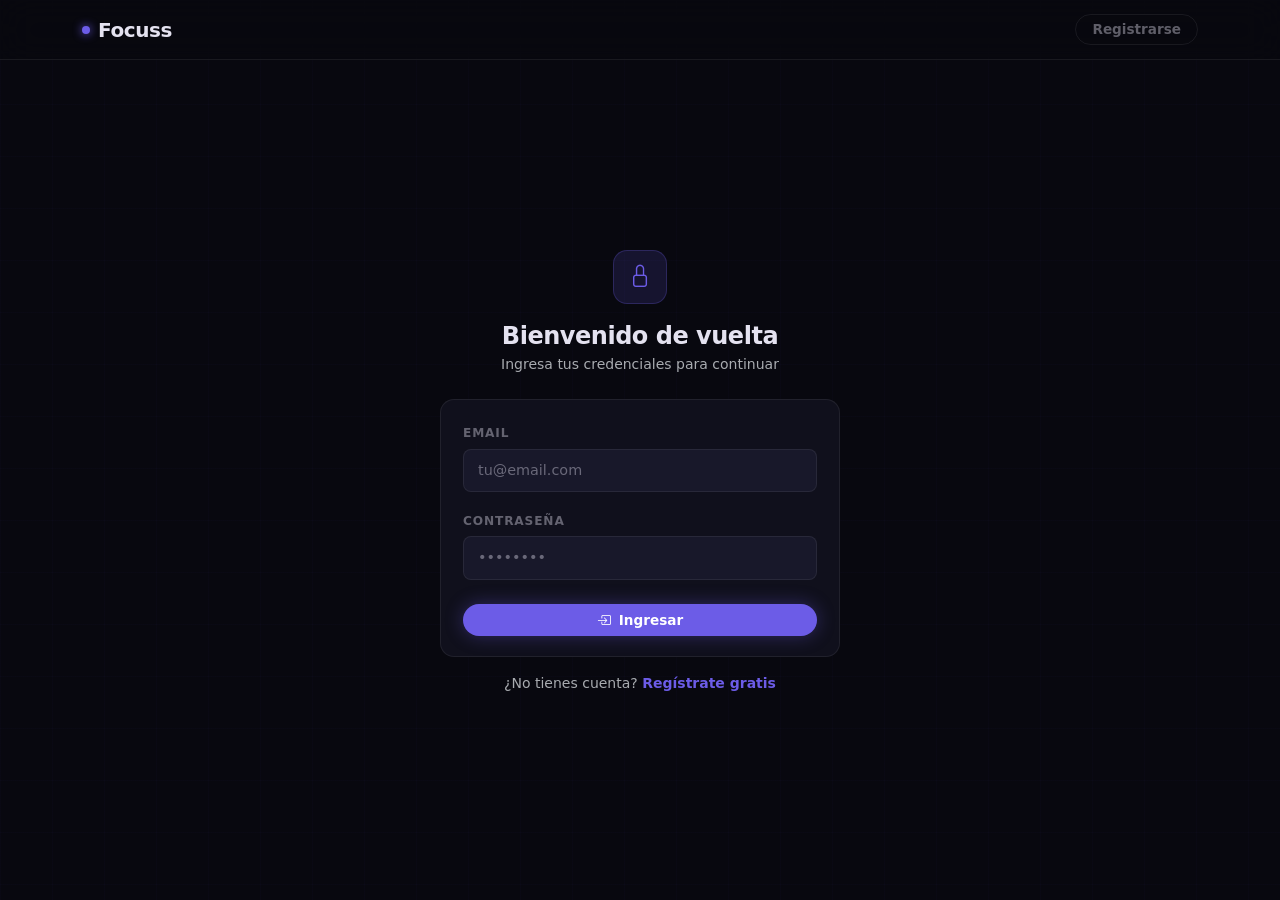
<file: app-frontend/pages/metas.html>
<!DOCTYPE html>
<html lang="es" data-bs-theme="dark">
<head>
<meta charset="UTF-8">
<meta name="viewport" content="width=device-width, initial-scale=1">
<title>Metas — Focuss</title>
<link href="https://cdn.jsdelivr.net/npm/bootstrap@5.3.0/dist/css/bootstrap.min.css" rel="stylesheet">
<link href="https://cdn.jsdelivr.net/npm/bootstrap-icons@1.11.3/font/bootstrap-icons.css" rel="stylesheet">
<link rel="stylesheet" href="../css/styles.css">
<style>
.meta-card {
  background: var(--f-surface);
  border: 1px solid var(--f-border);
  border-radius: var(--f-radius);
  padding: 20px;
  transition: border-color 0.2s;
}
.meta-card:hover { border-color: rgba(108,92,231,0.3); }
</style>
</head>
<body>

<nav class="navbar navbar-dark sticky-top">
  <div class="container">
    <a class="navbar-brand" href="../index.html">Focuss</a>
    <a href="dashboard.html" class="btn btn-outline-light btn-sm px-3 ms-auto">
      <i class="bi bi-grid me-1"></i>Dashboard
    </a>
  </div>
</nav>

<div class="page-content container py-4" style="max-width:700px">

  <div class="d-flex align-items-start justify-content-between mb-4 fade-in">
    <div>
      <p class="f-section-label mb-1">Objetivos</p>
      <h2 class="f-page-title">Metas</h2>
    </div>
    <button class="btn btn-accent" data-bs-toggle="modal" data-bs-target="#modalMeta">
      <i class="bi bi-plus-lg me-1"></i>Nueva meta
    </button>
  </div>

  <div class="d-flex flex-column gap-3" id="metasContainer">
    <div id="metasEmpty" class="text-center text-muted py-5">
      <i class="bi bi-trophy fs-2 d-block mb-2" style="color:var(--f-surface2)"></i>
      <span class="small">Sin metas por ahora. ¡Agrega tu primera!</span>
    </div>
  </div>

</div>

<div class="modal fade" id="modalMeta" tabindex="-1">
  <div class="modal-dialog modal-dialog-centered">
    <div class="modal-content">
      <div class="modal-header">
        <h5 class="modal-title">Nueva meta</h5>
        <button type="button" class="btn-close" data-bs-dismiss="modal"></button>
      </div>
      <div class="modal-body">
        <div class="mb-2">
          <label class="form-label">Descripción</label>
          <input id="metaInput" type="text" class="form-control" placeholder="Ej: Leer 12 libros este año">
        </div>
      </div>
      <div class="modal-footer">
        <button class="btn btn-outline-light btn-sm" data-bs-dismiss="modal">Cancelar</button>
        <button class="btn btn-accent btn-sm" onclick="agregarMeta()">
          <i class="bi bi-check-lg me-1"></i>Guardar
        </button>
      </div>
    </div>
  </div>
</div>

<script src="https://cdn.jsdelivr.net/npm/bootstrap@5.3.0/dist/js/bootstrap.bundle.min.js"></script>
<script src="../js/script.js"></script>
<script>
checkAuth();

const colores = [
  { badge: "badge-f-accent", bar: "bg-accent", color: "var(--f-accent)", icon: "bi-flag" },
  { badge: "badge-f-green",  bar: "bg-green",  color: "var(--f-green)",  icon: "bi-trophy" },
  { badge: "badge-f-red",    bar: "bg-red",    color: "var(--f-red)",    icon: "bi-star" },
];

function crearMetaCard(meta, index) {
  const estilo = colores[index % colores.length];
  const div = document.createElement("div");
  div.className = "meta-card fade-in";

  const top = document.createElement("div");
  top.className = "d-flex align-items-center justify-content-between mb-2";

  const nombre = document.createElement("span");
  nombre.className = "fw-600";
  const icon = document.createElement("i");
  icon.className = `bi ${estilo.icon} me-2`;
  icon.style.color = estilo.color;
  nombre.append(icon, document.createTextNode(meta.descripcion));

  const badge = document.createElement("span");
  badge.className = estilo.badge;
  badge.textContent = `${meta.progreso}%`;

  top.append(nombre, badge);

  const progressWrap = document.createElement("div");
  progressWrap.className = "progress mb-1";
  const progressBar = document.createElement("div");
  progressBar.className = `progress-bar ${estilo.bar}`;
  progressBar.style.width = `${meta.progreso}%`;
  progressWrap.appendChild(progressBar);

  const label = document.createElement("small");
  label.className = "text-muted";
  label.textContent = "Progreso actual";

  div.append(top, progressWrap, label);
  return div;
}

async function renderMetas() {
  const container = document.getElementById("metasContainer");
  const empty     = document.getElementById("metasEmpty");
  const usuario   = getUsuarioActual();
  if (!usuario) return;

  try {
    const res   = await fetch(`${API_URL}/metas/usuario/${usuario.id}`, {
      headers: authHeaders()
    });
    const metas = await res.json();

    container.querySelectorAll(".meta-card").forEach(el => el.remove());

    if (!metas.length) {
      empty && (empty.style.display = "");
      return;
    }

    empty && (empty.style.display = "none");
    metas.forEach((m, i) => container.appendChild(crearMetaCard(m, i)));

  } catch (e) {
    console.error("Error al cargar metas");
  }
}

async function agregarMeta() {
  const input   = document.getElementById("metaInput");
  const texto   = input.value.trim();
  const usuario = getUsuarioActual();
  if (!texto) return;

  try {
    const res = await fetch(`${API_URL}/metas`, {
      method: "POST",
      headers: authHeaders(),
      body: JSON.stringify({ descripcion: texto, progreso: 0, usuarioId: usuario.id })
    });

    if (res.status === 402) {
      const data = await res.json();
      alert(data.error);
      return;
    }

    if (res.ok) {
      input.value = "";
      bootstrap.Modal.getInstance(document.getElementById("modalMeta")).hide();
      renderMetas();
    }
  } catch (e) {
    alert("No se pudo conectar con el servidor.");
  }
}

document.addEventListener("DOMContentLoaded", renderMetas);
</script>
</body>
</html>
</file>
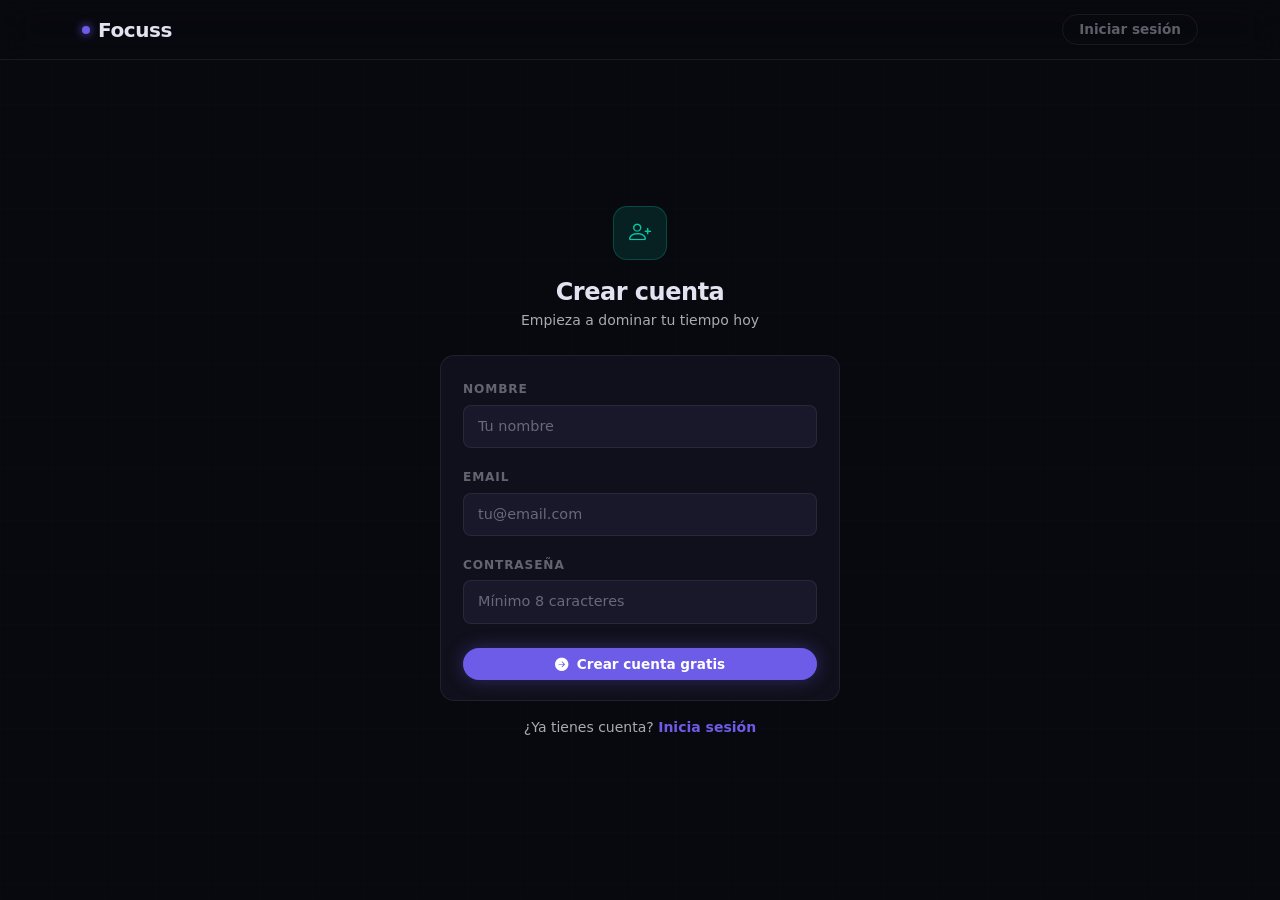
<file: app-frontend/pages/registro.html>
<!DOCTYPE html>
<html lang="es" data-bs-theme="dark">
<head>
<meta charset="UTF-8">
<meta name="viewport" content="width=device-width, initial-scale=1">
<title>Registro — Focuss</title>
<link href="https://cdn.jsdelivr.net/npm/bootstrap@5.3.0/dist/css/bootstrap.min.css" rel="stylesheet">
<link href="https://cdn.jsdelivr.net/npm/bootstrap-icons@1.11.3/font/bootstrap-icons.css" rel="stylesheet">
<link rel="stylesheet" href="../css/styles.css">
<style>
.auth-wrapper {
  min-height: calc(100vh - 60px);
  display: flex;
  align-items: center;
  justify-content: center;
  padding: 40px 16px;
}
.auth-card { width: 100%; max-width: 400px; }
.auth-icon {
  width: 54px; height: 54px;
  border-radius: 14px;
  background: var(--f-green-soft);
  border: 1px solid rgba(0,203,169,0.25);
  display: flex; align-items: center; justify-content: center;
  font-size: 1.4rem;
  color: var(--f-green);
  margin: 0 auto 18px;
}
</style>
</head>
<body>

<nav class="navbar navbar-dark sticky-top">
  <div class="container">
    <a class="navbar-brand" href="../index.html">Focuss</a>
    <a href="login.html" class="btn btn-outline-light btn-sm px-3 ms-auto">Iniciar sesión</a>
  </div>
</nav>

<div class="page-content auth-wrapper">
  <div class="auth-card fade-in">

    <div class="text-center mb-4">
      <div class="auth-icon"><i class="bi bi-person-plus"></i></div>
      <h2 class="f-page-title">Crear cuenta</h2>
      <p class="text-muted small mt-1">Empieza a dominar tu tiempo hoy</p>
    </div>

    <div class="card">
      <div class="card-body">
        <div class="mb-3">
          <label class="form-label">Nombre</label>
          <input id="regNombre" type="text" class="form-control" placeholder="Tu nombre" autocomplete="name">
          <div class="field-error" id="errorNombre">El nombre no puede estar vacío</div>
        </div>
        <div class="mb-3">
          <label class="form-label">Email</label>
          <input id="regEmail" type="email" class="form-control" placeholder="tu@email.com" autocomplete="email">
          <div class="field-error" id="errorEmail">Ingresa un email válido</div>
        </div>
        <div class="mb-4">
          <label class="form-label">Contraseña</label>
          <input id="regPassword" type="password" class="form-control" placeholder="Mínimo 8 caracteres" autocomplete="new-password">
          <div class="field-error" id="errorPassword">La contraseña debe tener al menos 8 caracteres</div>
        </div>
        <button class="btn btn-accent w-100" onclick="registerValidado()">
          <i class="bi bi-arrow-right-circle-fill me-2"></i>Crear cuenta gratis
        </button>
      </div>
    </div>

    <p class="text-center text-muted small mt-3">
      ¿Ya tienes cuenta?
      <a href="login.html" class="text-decoration-none" style="color:var(--f-accent);font-weight:600">Inicia sesión</a>
    </p>

  </div>
</div>

<script src="https://cdn.jsdelivr.net/npm/bootstrap@5.3.0/dist/js/bootstrap.bundle.min.js"></script>
<script src="../js/script.js"></script>
<script>
function setFieldState(inputId, errorId, valid, msg) {
  const input = document.getElementById(inputId);
  const error = document.getElementById(errorId);
  input.classList.toggle("is-invalid", !valid);
  input.classList.toggle("is-valid", valid);
  if (msg) error.textContent = msg;
  error.classList.toggle("visible", !valid);
}

function registerValidado() {
  const nombre   = document.getElementById("regNombre").value.trim();
  const email    = document.getElementById("regEmail").value.trim();
  const password = document.getElementById("regPassword").value;
  const nombreOk = nombre.length > 0;
  const emailOk  = /^[^\s@]+@[^\s@]+\.[^\s@]+$/.test(email);
  const passOk   = password.length >= 8;

  setFieldState("regNombre",   "errorNombre",   nombreOk, "El nombre no puede estar vacío");
  setFieldState("regEmail",    "errorEmail",    emailOk,  "Ingresa un email válido");
  setFieldState("regPassword", "errorPassword", passOk,   "La contraseña debe tener al menos 8 caracteres");

  if (nombreOk && emailOk && passOk) register();
}

document.getElementById("regNombre").addEventListener("input", function() {
  setFieldState("regNombre", "errorNombre", this.value.trim().length > 0, "El nombre no puede estar vacío");
});
document.getElementById("regEmail").addEventListener("input", function() {
  const ok = /^[^\s@]+@[^\s@]+\.[^\s@]+$/.test(this.value.trim());
  setFieldState("regEmail", "errorEmail", ok, "Ingresa un email válido");
});
document.getElementById("regPassword").addEventListener("input", function() {
  setFieldState("regPassword", "errorPassword", this.value.length >= 8, "La contraseña debe tener al menos 8 caracteres");
});
</script>
</body>
</html>
</file>
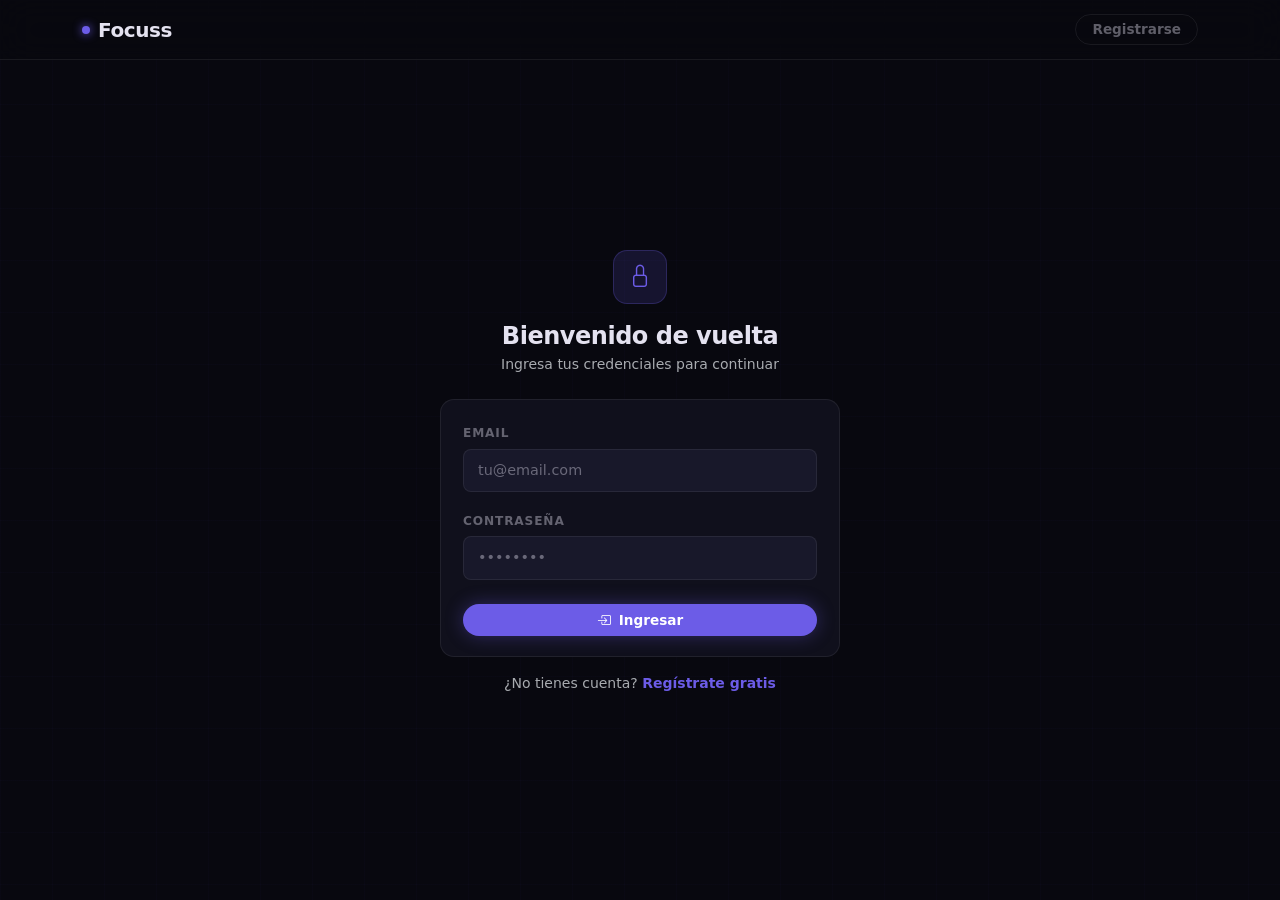
<file: app-frontend/pages/tareas.html>
<!DOCTYPE html>
<html lang="es" data-bs-theme="dark">
<head>
<meta charset="UTF-8">
<meta name="viewport" content="width=device-width, initial-scale=1">
<title>Tareas — Focuss</title>
<link href="https://cdn.jsdelivr.net/npm/bootstrap@5.3.0/dist/css/bootstrap.min.css" rel="stylesheet">
<link href="https://cdn.jsdelivr.net/npm/bootstrap-icons@1.11.3/font/bootstrap-icons.css" rel="stylesheet">
<link rel="stylesheet" href="../css/styles.css">
</head>
<body>

<nav class="navbar navbar-dark sticky-top">
  <div class="container">
    <a class="navbar-brand" href="../index.html">Focuss</a>
    <a href="dashboard.html" class="btn btn-outline-light btn-sm px-3 ms-auto">
      <i class="bi bi-grid me-1"></i>Dashboard
    </a>
  </div>
</nav>

<div class="page-content container py-4" style="max-width:700px">

  <div class="d-flex align-items-start justify-content-between mb-4 fade-in">
    <div>
      <p class="f-section-label mb-1">Gestión</p>
      <h2 class="f-page-title">Tareas</h2>
    </div>
    <button class="btn btn-accent" data-bs-toggle="modal" data-bs-target="#modalTarea">
      <i class="bi bi-plus-lg me-1"></i>Nueva tarea
    </button>
  </div>

  <div class="card fade-in-1">
    <div id="taskListContainer">
      <div id="emptyState" class="text-center text-muted py-5">
        <i class="bi bi-clipboard fs-2 d-block mb-2" style="color:var(--f-surface2)"></i>
        <span class="small">Sin tareas por ahora. ¡Agrega tu primera!</span>
      </div>
    </div>
  </div>

</div>

<div class="modal fade" id="modalTarea" tabindex="-1">
  <div class="modal-dialog modal-dialog-centered">
    <div class="modal-content">
      <div class="modal-header">
        <h5 class="modal-title">Nueva tarea</h5>
        <button type="button" class="btn-close" data-bs-dismiss="modal"></button>
      </div>
      <div class="modal-body">
        <div class="mb-3">
          <label class="form-label">Nombre de la tarea</label>
          <input id="inputTarea" type="text" class="form-control" placeholder="Ej: Estudiar matemáticas">
        </div>
        <div class="mb-2">
          <label class="form-label">Tiempo estimado (minutos)</label>
          <input id="inputTiempo" type="number" class="form-control" value="25" min="1">
          <small id="tiempoPremiumHint" class="text-muted" style="display:none">
            Personalizar el tiempo es una función Premium. <a href="checkout.html" style="color:var(--f-accent)">Actualizar cuenta</a>
          </small>
        </div>
      </div>
      <div class="modal-footer">
        <button class="btn btn-outline-light btn-sm" data-bs-dismiss="modal">Cancelar</button>
        <button class="btn btn-accent btn-sm" onclick="agregarTarea()">
          <i class="bi bi-check-lg me-1"></i>Guardar
        </button>
      </div>
    </div>
  </div>
</div>

<script src="https://cdn.jsdelivr.net/npm/bootstrap@5.3.0/dist/js/bootstrap.bundle.min.js"></script>
<script src="../js/script.js"></script>
<script>
checkAuth();

if (!esPremium()) {
  const inputTiempo = document.getElementById("inputTiempo");
  inputTiempo.value = 25;
  inputTiempo.disabled = true;
  document.getElementById("tiempoPremiumHint").style.display = "block";
}

async function renderTareas() {
  const container  = document.getElementById("taskListContainer");
  const emptyState = document.getElementById("emptyState");
  const tareas     = await cargarTareas();

  container.querySelectorAll("ul").forEach(el => el.remove());

  if (!tareas.length) {
    emptyState && (emptyState.style.display = "");
    return;
  }

  emptyState && (emptyState.style.display = "none");
  const ul = document.createElement("ul");
  ul.className = "list-group list-group-flush";

  tareas.forEach(t => {
    const li = document.createElement("li");
    li.className = "list-group-item d-flex align-items-center gap-3 px-3";

    const checkbox = document.createElement("input");
    checkbox.type = "checkbox";
    checkbox.className = "form-check-input mt-0";
    checkbox.checked = t.done;
    checkbox.addEventListener("change", () => toggleTareaAPI(t.id, checkbox.checked, t.nombre, t.tiempo));

    const nombre = document.createElement("span");
    nombre.className = `flex-grow-1 ${t.done ? 'text-decoration-line-through text-muted' : ''}`;
    nombre.textContent = t.nombre;

    const badge = document.createElement("span");
    badge.className = "badge-f-accent me-1";
    badge.textContent = `${t.tiempo} min`;

    const btnStart = document.createElement("button");
    btnStart.className = "btn btn-sm";
    btnStart.style.cssText = "background:var(--f-green-soft);border:1px solid rgba(0,203,169,0.2);color:var(--f-green);border-radius:8px;padding:4px 10px";
    btnStart.title = "Iniciar timer";
    btnStart.innerHTML = '<i class="bi bi-play-fill"></i>';
    btnStart.addEventListener("click", () => iniciarTarea(t.id, t.tiempo, t.nombre));

    const btnDelete = document.createElement("button");
    btnDelete.className = "btn btn-sm";
    btnDelete.style.cssText = "background:var(--f-red-soft);border:1px solid rgba(255,107,129,0.2);color:var(--f-red);border-radius:8px;padding:4px 10px";
    btnDelete.innerHTML = '<i class="bi bi-trash"></i>';
    btnDelete.addEventListener("click", () => eliminarTarea(t.id));

    li.append(checkbox, nombre, badge, btnStart, btnDelete);
    ul.appendChild(li);
  });

  container.appendChild(ul);
}

document.addEventListener("DOMContentLoaded", renderTareas);
</script>
</body>
</html>
</file>
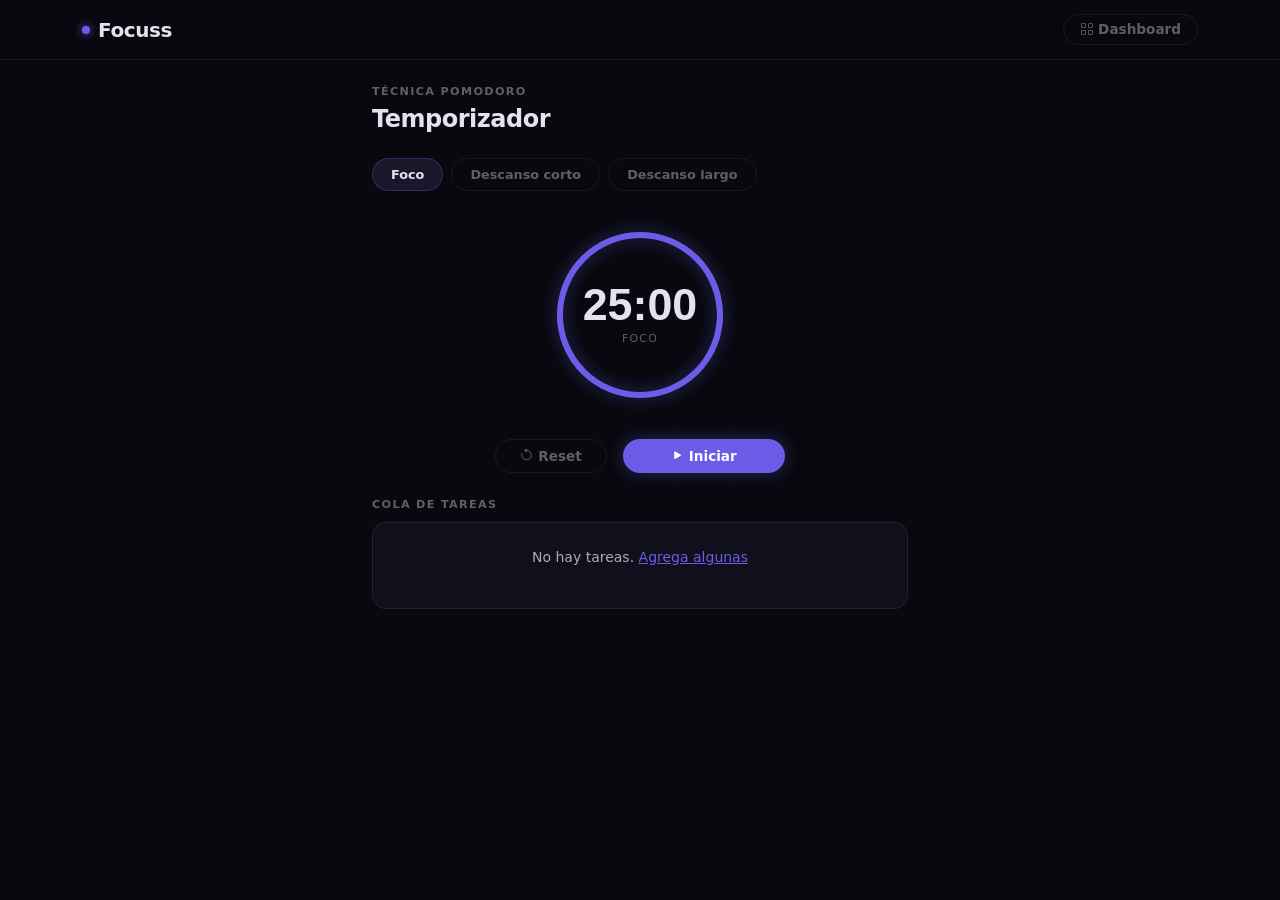
<file: app-frontend/pages/timer.html>
<!DOCTYPE html>
<html lang="es" data-bs-theme="dark">
<head>
<meta charset="UTF-8">
<meta name="viewport" content="width=device-width, initial-scale=1">
<title>Timer — Focuss</title>
<link href="https://cdn.jsdelivr.net/npm/bootstrap@5.3.0/dist/css/bootstrap.min.css" rel="stylesheet">
<link href="https://cdn.jsdelivr.net/npm/bootstrap-icons@1.11.3/font/bootstrap-icons.css" rel="stylesheet">
<link rel="stylesheet" href="../css/styles.css">
<style>
.mode-pills .btn {
  border-radius: 40px;
  font-size: 0.8rem;
  padding: 6px 18px;
  border: 1px solid var(--f-border);
  background: transparent;
  color: var(--f-muted);
}
.mode-pills .btn.active {
  background: var(--f-surface2);
  color: var(--bs-body-color);
  border-color: rgba(108,92,231,0.3);
}

.ring-container {
  position: relative;
  width: 200px;
  height: 200px;
  margin: 0 auto;
}
.ring-svg { transform: rotate(-90deg); }
.ring-bg  { fill: none; stroke: var(--f-surface2); stroke-width: 6; }
.ring-fg  {
  fill: none;
  stroke: var(--f-accent);
  stroke-width: 6;
  stroke-linecap: round;
  stroke-dasharray: 502;
  stroke-dashoffset: 0;
  transition: stroke-dashoffset 1s linear, stroke 0.4s;
  filter: drop-shadow(0 0 8px rgba(108,92,231,0.5));
}
.ring-fg.break { stroke: var(--f-green); filter: drop-shadow(0 0 8px rgba(0,203,169,0.5)); }

.ring-display {
  position: absolute;
  top: 50%; left: 50%;
  transform: translate(-50%, -50%);
  text-align: center;
}
.ring-time {
  font-family: 'Syne', sans-serif;
  font-size: 2.8rem;
  font-weight: 800;
  line-height: 1;
}
.ring-mode {
  font-size: 0.68rem;
  letter-spacing: 0.12em;
  text-transform: uppercase;
  color: var(--f-muted);
  margin-top: 4px;
}
</style>
</head>
<body>

<nav class="navbar navbar-dark sticky-top">
  <div class="container">
    <a class="navbar-brand" href="../index.html">Focuss</a>
    <a href="dashboard.html" class="btn btn-outline-light btn-sm px-3 ms-auto">
      <i class="bi bi-grid me-1"></i>Dashboard
    </a>
  </div>
</nav>

<div class="page-content container py-4" style="max-width:560px">

  <div class="mb-4 fade-in">
    <p class="f-section-label mb-1">Técnica Pomodoro</p>
    <h2 class="f-page-title">Temporizador</h2>
  </div>

  <div class="d-flex gap-2 mb-4 mode-pills fade-in-1">
    <button class="btn active" id="tabFoco" onclick="setMode('focus')">Foco</button>
    <button class="btn" id="tabShort" onclick="setMode('short')">Descanso corto</button>
    <button class="btn" id="tabLong" onclick="setMode('long')">Descanso largo</button>
  </div>

  <div class="text-center mb-4 fade-in-1">
    <div class="ring-container">
      <svg class="ring-svg" width="200" height="200" viewBox="0 0 200 200">
        <circle class="ring-bg" cx="100" cy="100" r="80"/>
        <circle class="ring-fg" id="ringFg" cx="100" cy="100" r="80"/>
      </svg>
      <div class="ring-display">
        <div class="ring-time" id="temporizador">25:00</div>
        <div class="ring-mode" id="modeLabel">Foco</div>
      </div>
    </div>
  </div>

  <div class="d-flex justify-content-center gap-3 mb-4 fade-in-2">
    <button class="btn btn-outline-light px-4" onclick="resetTimer()">
      <i class="bi bi-arrow-counterclockwise me-1"></i>Reset
    </button>
    <button class="btn btn-accent px-5" id="btnStart" onclick="toggleTimer()">
      <i class="bi bi-play-fill me-1"></i>Iniciar
    </button>
  </div>

  <div class="fade-in-3">
    <p class="f-section-label mb-2">Cola de tareas</p>
    <div class="card">
      <div id="listaTimer">
        <p class="text-center text-muted small py-4">
          No hay tareas. <a href="tareas.html" style="color:var(--f-accent)">Agrega algunas</a>
        </p>
      </div>
    </div>
  </div>

</div>

<div id="toastFin" style="display:none;position:fixed;bottom:28px;left:50%;transform:translateX(-50%);z-index:999;min-width:300px;max-width:90vw">
  <div style="background:var(--f-surface);border:1px solid rgba(0,203,169,0.3);border-radius:var(--f-radius);padding:16px 20px;box-shadow:0 16px 40px rgba(0,0,0,0.5);display:flex;align-items:flex-start;gap:14px">
    <i class="bi bi-check-circle-fill" style="color:var(--f-green);font-size:1.3rem;flex-shrink:0;margin-top:1px"></i>
    <div class="flex-grow-1">
      <div class="small fw-bold mb-1" id="toastTitulo">¡Sesión completada!</div>
      <div class="small text-muted" id="toastMensaje">Tarea finalizada. ¡Buen trabajo!</div>
    </div>
    <button onclick="cerrarToast()" style="background:none;border:none;color:var(--f-muted);font-size:1.1rem;cursor:pointer;padding:0;line-height:1">
      <i class="bi bi-x"></i>
    </button>
  </div>
</div>
<script src="../js/script.js"></script>
<script>
const MODES = {
  focus: { label:"Foco",           minutes:25, tab:"tabFoco"  },
  short: { label:"Descanso corto", minutes:5,  tab:"tabShort" },
  long:  { label:"Descanso largo", minutes:15, tab:"tabLong"  },
};

if (esPremium()) {
  const configGuardada = JSON.parse(localStorage.getItem("pomodoroConfig") || "null");
  if (configGuardada) {
    MODES.focus.minutes = configGuardada.focus;
    MODES.short.minutes = configGuardada.short;
    MODES.long.minutes  = configGuardada.long;
  }
}

const CIRCUMFERENCE = 2 * Math.PI * 80;
let currentMode = "focus", totalSec = MODES.focus.minutes * 60, remaining = totalSec, running = false, interval = null;

let tareaActivaIndex = null;

function timerFinalizado() {
  running = false;
  document.getElementById("btnStart").innerHTML = '<i class="bi bi-play-fill me-1"></i>Iniciar';

  if (currentMode === "focus" && tareaActivaIndex !== null) {
    let tareas = JSON.parse(localStorage.getItem("tareas")) || [];
    if (tareas[tareaActivaIndex]) {
      tareas[tareaActivaIndex].done = true;
      localStorage.setItem("tareas", JSON.stringify(tareas));
      document.getElementById("toastTitulo").textContent = "¡Sesión completada!";
      document.getElementById("toastMensaje").textContent = `"${tareas[tareaActivaIndex].nombre}" marcada como completada.`;
    }
  } else if (currentMode === "focus") {
    document.getElementById("toastTitulo").textContent = "¡Sesión de foco completada!";
    document.getElementById("toastMensaje").textContent = "Tómate un descanso bien merecido.";
  } else {
    document.getElementById("toastTitulo").textContent = "¡Descanso terminado!";
    document.getElementById("toastMensaje").textContent = "Es hora de volver al foco.";
  }

  const notifHabilitadas = localStorage.getItem("notifTimerEnabled") !== "false";
  if (notifHabilitadas && Notification.permission === "granted") {
    new Notification("Focuss", { body: document.getElementById("toastMensaje").textContent });
  }

  document.getElementById("toastFin").style.display = "block";
  setTimeout(cerrarToast, 6000);
}

function cerrarToast() {
  document.getElementById("toastFin").style.display = "none";
}

function setMode(mode) {
  clearInterval(interval); running = false;
  currentMode = mode;
  totalSec = MODES[mode].minutes * 60;
  remaining = totalSec;
  document.getElementById("modeLabel").textContent = MODES[mode].label;
  document.getElementById("btnStart").innerHTML = '<i class="bi bi-play-fill me-1"></i>Iniciar';
  Object.keys(MODES).forEach(m => document.getElementById(MODES[m].tab).classList.remove("active"));
  document.getElementById(MODES[mode].tab).classList.add("active");
  document.getElementById("ringFg").className = "ring-fg" + (mode !== "focus" ? " break" : "");
  updateDisplay();
}

function updateDisplay() {
  const m = String(Math.floor(remaining / 60)).padStart(2, "0");
  const s = String(remaining % 60).padStart(2, "0");
  document.getElementById("temporizador").textContent = `${m}:${s}`;
  document.getElementById("ringFg").style.strokeDashoffset = CIRCUMFERENCE * (1 - remaining / totalSec);
}

function toggleTimer() {
  if (running) {
    clearInterval(interval); running = false;
    document.getElementById("btnStart").innerHTML = '<i class="bi bi-play-fill me-1"></i>Continuar';
  } else {
    running = true;
    document.getElementById("btnStart").innerHTML = '<i class="bi bi-pause-fill me-1"></i>Pausar';
    interval = setInterval(() => {
      if (remaining <= 0) { clearInterval(interval); timerFinalizado(); return; }
      remaining--; updateDisplay();
    }, 1000);
  }
}

function resetTimer() {
  clearInterval(interval); running = false; remaining = totalSec;
  document.getElementById("btnStart").innerHTML = '<i class="bi bi-play-fill me-1"></i>Iniciar';
  updateDisplay();
}

function resaltarTareaActiva(index) {
  document.querySelectorAll(".timer-task-row").forEach((row, i) => {
    row.style.background = i === index ? "rgba(108,92,231,0.08)" : "";
    row.style.borderLeft = i === index ? "3px solid var(--f-accent)" : "3px solid transparent";
  });
}

function seleccionarTarea(index) {
  const tareas = JSON.parse(localStorage.getItem("tareas")) || [];
  const tarea = tareas[index];
  if (!tarea) return;
  clearInterval(interval); running = false;
  tareaActivaIndex = index;
  totalSec = parseInt(tarea.tiempo) * 60;
  remaining = totalSec;
  document.getElementById("modeLabel").textContent = tarea.nombre;
  document.getElementById("btnStart").innerHTML = '<i class="bi bi-play-fill me-1"></i>Iniciar';
  updateDisplay();
  resaltarTareaActiva(index);
}

function renderTimerTasks() {
  const lista = document.getElementById("listaTimer");
  const tareas = JSON.parse(localStorage.getItem("tareas")) || [];
  if (!tareas.length) return;
  lista.innerHTML = "";
  const ul = document.createElement("ul");
  ul.className = "list-group list-group-flush";
  tareas.forEach((t, i) => {
    const li = document.createElement("li");
    li.className = "list-group-item timer-task-row d-flex align-items-center gap-3 px-3";
    li.style.borderLeft = "3px solid transparent";
    li.style.transition = "all 0.2s";
    li.style.cursor = "pointer";

    const nombre = document.createElement("span");
    nombre.className = "flex-grow-1";
    nombre.textContent = t.nombre;

    const badge = document.createElement("span");
    badge.className = "badge-f-accent";
    badge.textContent = `${t.tiempo} min`;

    const btn = document.createElement("button");
    btn.className = "btn btn-sm";
    btn.style.cssText = "background:var(--f-green-soft);border:1px solid rgba(0,203,169,0.2);color:var(--f-green);border-radius:8px;padding:4px 12px;white-space:nowrap";
    btn.innerHTML = '<i class="bi bi-play-fill me-1"></i>Usar';
    btn.addEventListener("click", () => seleccionarTarea(i));

    li.append(nombre, badge, btn);
    ul.appendChild(li);
  });
  lista.appendChild(ul);
}

updateDisplay();
document.addEventListener("DOMContentLoaded", () => {
  renderTimerTasks();

  const notifHabilitadas = localStorage.getItem("notifTimerEnabled") !== "false";
  if (notifHabilitadas && Notification.permission === "default") Notification.requestPermission();

  const activoIndex = localStorage.getItem("tareaActiva");
  const demoTarea   = sessionStorage.getItem("demoTareaActiva");

  if (activoIndex !== null) {
    const tareas = JSON.parse(localStorage.getItem("tareas")) || [];
    const tarea  = tareas[parseInt(activoIndex)];
    if (tarea) {
      tareaActivaIndex = parseInt(activoIndex);
      totalSec  = parseInt(tarea.tiempo) * 60;
      remaining = totalSec;
      document.getElementById("modeLabel").textContent = tarea.nombre;
      updateDisplay();
      resaltarTareaActiva(tareaActivaIndex);
    }
    localStorage.removeItem("tareaActiva");
  } else if (demoTarea) {
    const tarea = JSON.parse(demoTarea);
    totalSec  = parseInt(tarea.tiempo) * 60;
    remaining = totalSec;
    document.getElementById("modeLabel").textContent = tarea.nombre;
    updateDisplay();
    sessionStorage.removeItem("demoTareaActiva");
  }
});
</script>
</body>
</html>
</file>
<file: app-frontend/css/styles.css>
:root {
  --bs-body-bg: #08080f;
  --bs-body-color: #e4e2f0;
  --f-surface: #10101c;
  --f-surface2: #18182a;
  --f-border: rgba(255,255,255,0.07);
  --f-accent: #6c5ce7;
  --f-accent-soft: rgba(108,92,231,0.15);
  --f-green: #00cba9;
  --f-green-soft: rgba(0,203,169,0.12);
  --f-red: #ff6b81;
  --f-red-soft: rgba(255,107,129,0.12);
  --f-muted: rgba(228,226,240,0.4);
  --f-radius: 14px;
  --f-radius-sm: 8px;
}

*,*::before,*::after { box-sizing: border-box; }

body {
  background-color: var(--bs-body-bg);
  color: var(--bs-body-color);
  font-family: 'Segoe UI', system-ui, sans-serif;
  min-height: 100vh;
}

body::before {
  content: '';
  position: fixed;
  inset: 0;
  background-image:
    linear-gradient(rgba(108,92,231,0.025) 1px, transparent 1px),
    linear-gradient(90deg, rgba(108,92,231,0.025) 1px, transparent 1px);
  background-size: 52px 52px;
  pointer-events: none;
  z-index: 0;
}

.page-content {
  position: relative;
  z-index: 1;
}

.navbar {
  background: rgba(8,8,15,0.88) !important;
  backdrop-filter: blur(18px);
  -webkit-backdrop-filter: blur(18px);
  border-bottom: 1px solid var(--f-border);
  padding: 0 1rem;
  height: 60px;
}

.navbar-brand {
  font-family: 'Segoe UI', system-ui, sans-serif;
  font-weight: 800;
  font-size: 1.25rem;
  color: var(--bs-body-color) !important;
  letter-spacing: -0.02em;
  display: flex;
  align-items: center;
  gap: 8px;
}

.navbar-brand::before {
  content: '';
  width: 8px;
  height: 8px;
  border-radius: 50%;
  background: var(--f-accent);
  box-shadow: 0 0 10px var(--f-accent);
  animation: blink 2.4s infinite;
  display: block;
}

@keyframes blink {
  0%,100% { opacity:1; }
  50%      { opacity:0.3; }
}

.btn {
  font-family: 'Segoe UI', system-ui, sans-serif;
  font-weight: 600;
  font-size: 0.85rem;
  border-radius: 40px;
  transition: all 0.2s;
}

.btn-accent {
  background: var(--f-accent);
  border: none;
  color: #fff;
  box-shadow: 0 0 18px rgba(108,92,231,0.35);
}
.btn-accent:hover {
  background: #8075ec;
  color: #fff;
  transform: translateY(-1px);
  box-shadow: 0 0 28px rgba(108,92,231,0.5);
}

.btn-outline-light {
  border-color: var(--f-border);
  color: var(--f-muted);
  background: transparent;
}
.btn-outline-light:hover {
  border-color: var(--f-accent);
  color: var(--bs-body-color);
  background: var(--f-accent-soft);
}

.btn-ghost-danger {
  background: var(--f-red-soft);
  border: 1px solid rgba(255,107,129,0.2);
  color: var(--f-red);
  border-radius: 40px;
  font-weight: 600;
  font-size: 0.85rem;
  padding: 6px 16px;
  transition: all 0.2s;
}
.btn-ghost-danger:hover {
  background: rgba(255,107,129,0.22);
  color: var(--f-red);
}

.f-card {
  background: var(--f-surface);
  border: 1px solid var(--f-border);
  border-radius: var(--f-radius);
}

.f-card-body {
  padding: 20px 22px;
}

.card {
  background: var(--f-surface);
  border: 1px solid var(--f-border);
  border-radius: var(--f-radius);
  color: var(--bs-body-color);
}

.card-body { padding: 20px 22px; }

.f-section-label {
  font-size: 0.7rem;
  font-weight: 700;
  letter-spacing: 0.12em;
  text-transform: uppercase;
  color: var(--f-muted);
  margin-bottom: 6px;
}

.f-page-title {
  font-family: 'Segoe UI', system-ui, sans-serif;
  font-size: 1.5rem;
  font-weight: 700;
  letter-spacing: -0.02em;
  margin: 0;
}

.form-control, .form-select {
  background: var(--f-surface2);
  border: 1px solid var(--f-border);
  border-radius: var(--f-radius-sm);
  color: var(--bs-body-color);
  font-family: 'Segoe UI', system-ui, sans-serif;
  font-size: 0.9rem;
  padding: 10px 14px;
}
.form-control:focus, .form-select:focus {
  background: var(--f-surface2);
  border-color: var(--f-accent);
  color: var(--bs-body-color);
  box-shadow: 0 0 0 3px rgba(108,92,231,0.15);
}
.form-control::placeholder { color: var(--f-muted); }

.form-label {
  font-size: 0.76rem;
  font-weight: 700;
  letter-spacing: 0.07em;
  text-transform: uppercase;
  color: var(--f-muted);
  margin-bottom: 6px;
}

.progress {
  background: var(--f-surface2);
  border-radius: 40px;
  height: 6px;
}

.progress-bar {
  border-radius: 40px;
}

.progress-bar.bg-accent {
  background: linear-gradient(90deg, var(--f-accent), #a29af7) !important;
}

.progress-bar.bg-green {
  background: linear-gradient(90deg, var(--f-green), #4dffd5) !important;
}

.progress-bar.bg-red {
  background: linear-gradient(90deg, var(--f-red), #ffaab5) !important;
}

.list-group-item {
  background: transparent;
  border-color: var(--f-border);
  color: var(--bs-body-color);
  font-size: 0.9rem;
  transition: background 0.15s;
}
.list-group-item:hover { background: rgba(255,255,255,0.02); }

.form-check-input {
  background-color: var(--f-surface2);
  border-color: var(--f-border);
  border-radius: 5px;
  width: 17px;
  height: 17px;
  cursor: pointer;
  transition: all 0.2s;
}
.form-check-input:checked {
  background-color: var(--f-accent);
  border-color: var(--f-accent);
}
.form-check-input:focus { box-shadow: 0 0 0 3px rgba(108,92,231,0.15); }

.modal-content {
  background: var(--f-surface);
  border: 1px solid var(--f-border);
  border-radius: var(--f-radius);
  color: var(--bs-body-color);
  box-shadow: 0 30px 80px rgba(0,0,0,0.6);
}
.modal-header, .modal-footer { border-color: var(--f-border); }
.modal-title { font-family: 'Segoe UI', system-ui, sans-serif; font-size: 1rem; font-weight: 700; }
.btn-close { filter: invert(1) opacity(0.5); transition: opacity 0.15s; }
.btn-close:hover { filter: invert(1) opacity(1); }

.badge-f-accent {
  background: var(--f-accent-soft);
  color: var(--f-accent);
  font-size: 0.7rem;
  font-weight: 700;
  padding: 4px 10px;
  border-radius: 20px;
  border: 1px solid rgba(108,92,231,0.2);
}
.badge-f-green {
  background: var(--f-green-soft);
  color: var(--f-green);
  font-size: 0.7rem;
  font-weight: 700;
  padding: 4px 10px;
  border-radius: 20px;
  border: 1px solid rgba(0,203,169,0.2);
}
.badge-f-red {
  background: var(--f-red-soft);
  color: var(--f-red);
  font-size: 0.7rem;
  font-weight: 700;
  padding: 4px 10px;
  border-radius: 20px;
  border: 1px solid rgba(255,107,129,0.2);
}

.stat-card {
  background: var(--f-surface);
  border: 1px solid var(--f-border);
  border-radius: var(--f-radius);
  padding: 20px;
}
.stat-label {
  font-size: 0.7rem;
  font-weight: 700;
  letter-spacing: 0.1em;
  text-transform: uppercase;
  color: var(--f-muted);
  margin-bottom: 8px;
}
.stat-value {
  font-family: 'Segoe UI', system-ui, sans-serif;
  font-size: 2.1rem;
  font-weight: 800;
  line-height: 1;
}

.fade-in { animation: fadeUp 0.45s ease both; }
.fade-in-1 { animation: fadeUp 0.45s 0.1s ease both; }
.fade-in-2 { animation: fadeUp 0.45s 0.2s ease both; }
.fade-in-3 { animation: fadeUp 0.45s 0.3s ease both; }
.fade-in-4 { animation: fadeUp 0.45s 0.4s ease both; }

@keyframes fadeUp {
  from { opacity:0; transform:translateY(14px); }
  to   { opacity:1; transform:translateY(0); }
}

.f-divider {
  border-color: var(--f-border);
  margin: 0;
}

.dropdown-menu {
  background: var(--f-surface);
  border: 1px solid var(--f-border);
  border-radius: var(--f-radius-sm);
  box-shadow: 0 16px 40px rgba(0,0,0,0.5);
  padding: 4px;
}
.dropdown-item {
  color: var(--f-muted);
  border-radius: 6px;
  font-size: 0.85rem;
  font-weight: 500;
  padding: 8px 14px;
  transition: all 0.15s;
}
.dropdown-item:hover {
  background: var(--f-surface2);
  color: var(--bs-body-color);
}

.field-error {
  font-size: 0.75rem;
  color: var(--f-red);
  margin-top: 5px;
  display: none;
}
.field-error.visible { display: block; }
.form-control.is-invalid {
  border-color: var(--f-red) !important;
  box-shadow: 0 0 0 3px rgba(255,107,129,0.12) !important;
}
.form-control.is-valid {
  border-color: var(--f-green) !important;
  box-shadow: 0 0 0 3px rgba(0,203,169,0.12) !important;
}

footer {
  color: var(--f-muted);
  font-size: 0.78rem;
  padding: 18px;
  text-align: center;
  position: relative;
  z-index: 1;
}
</file>
